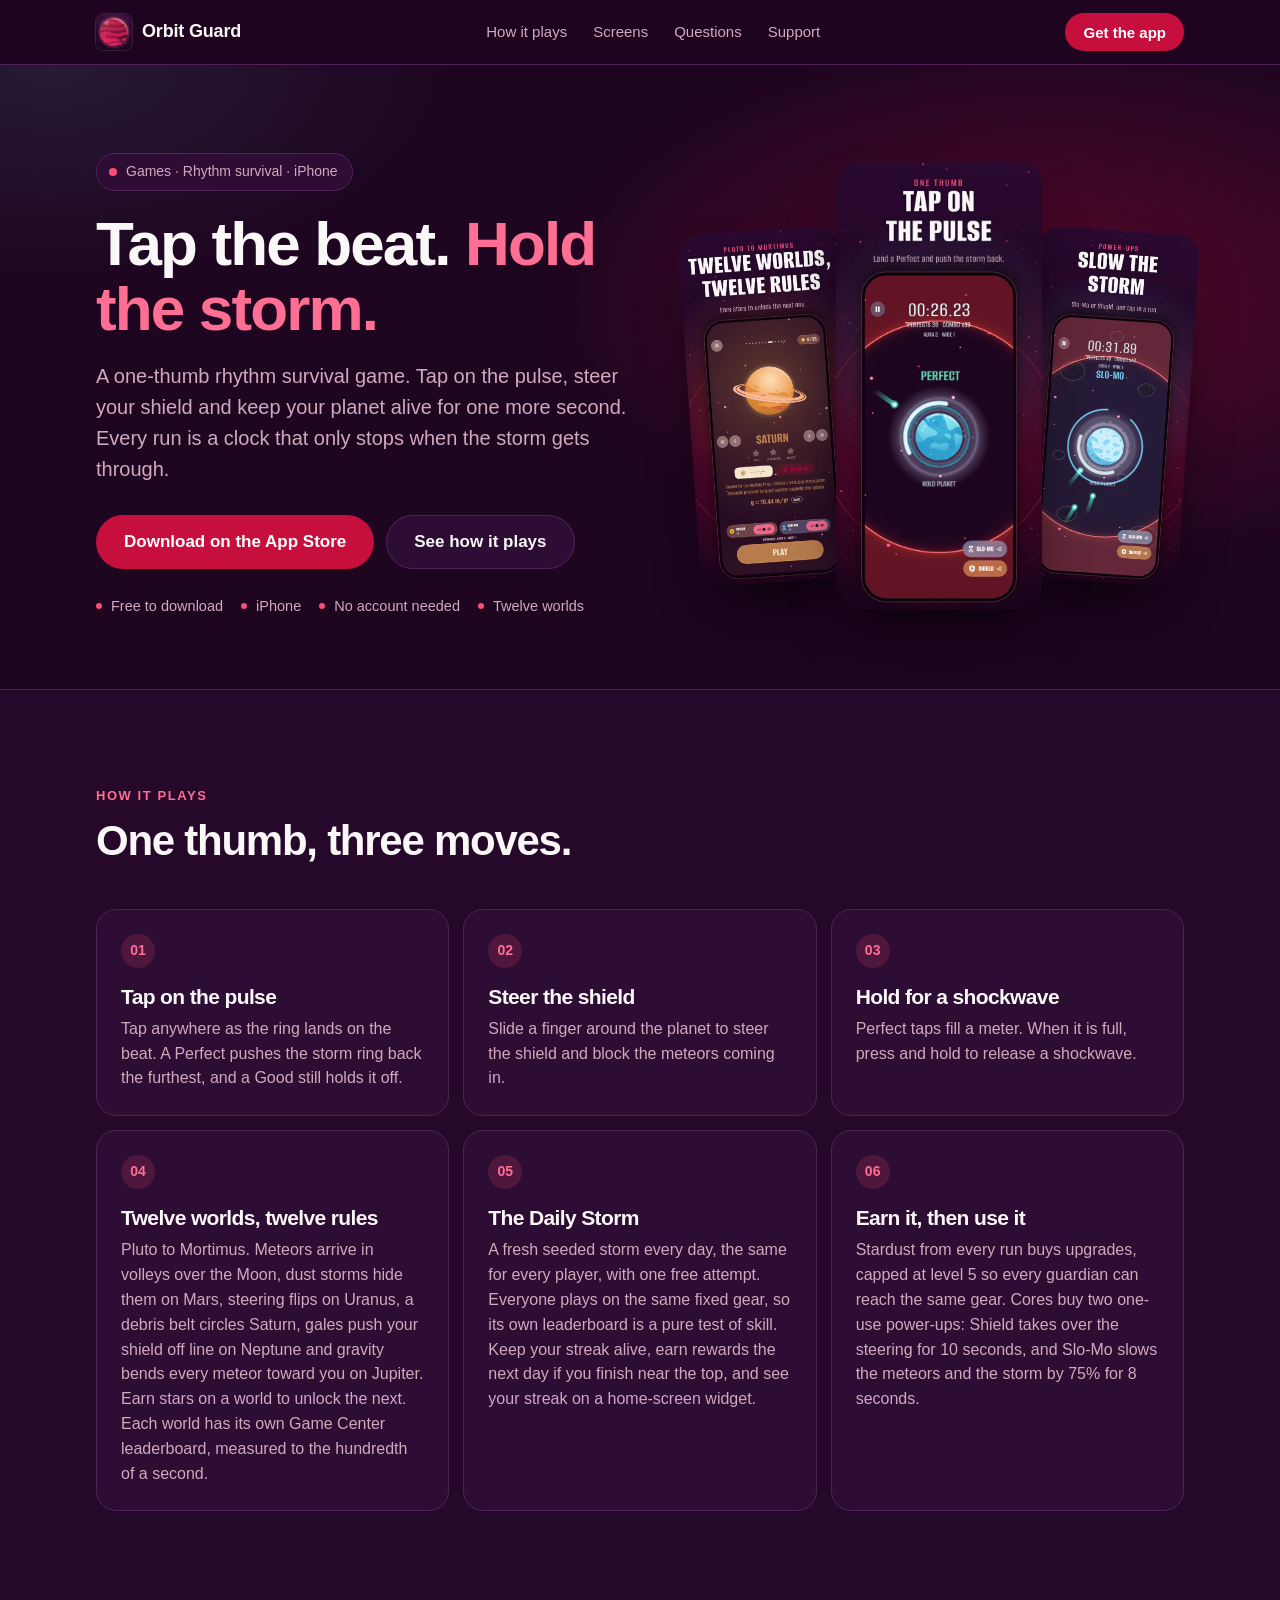
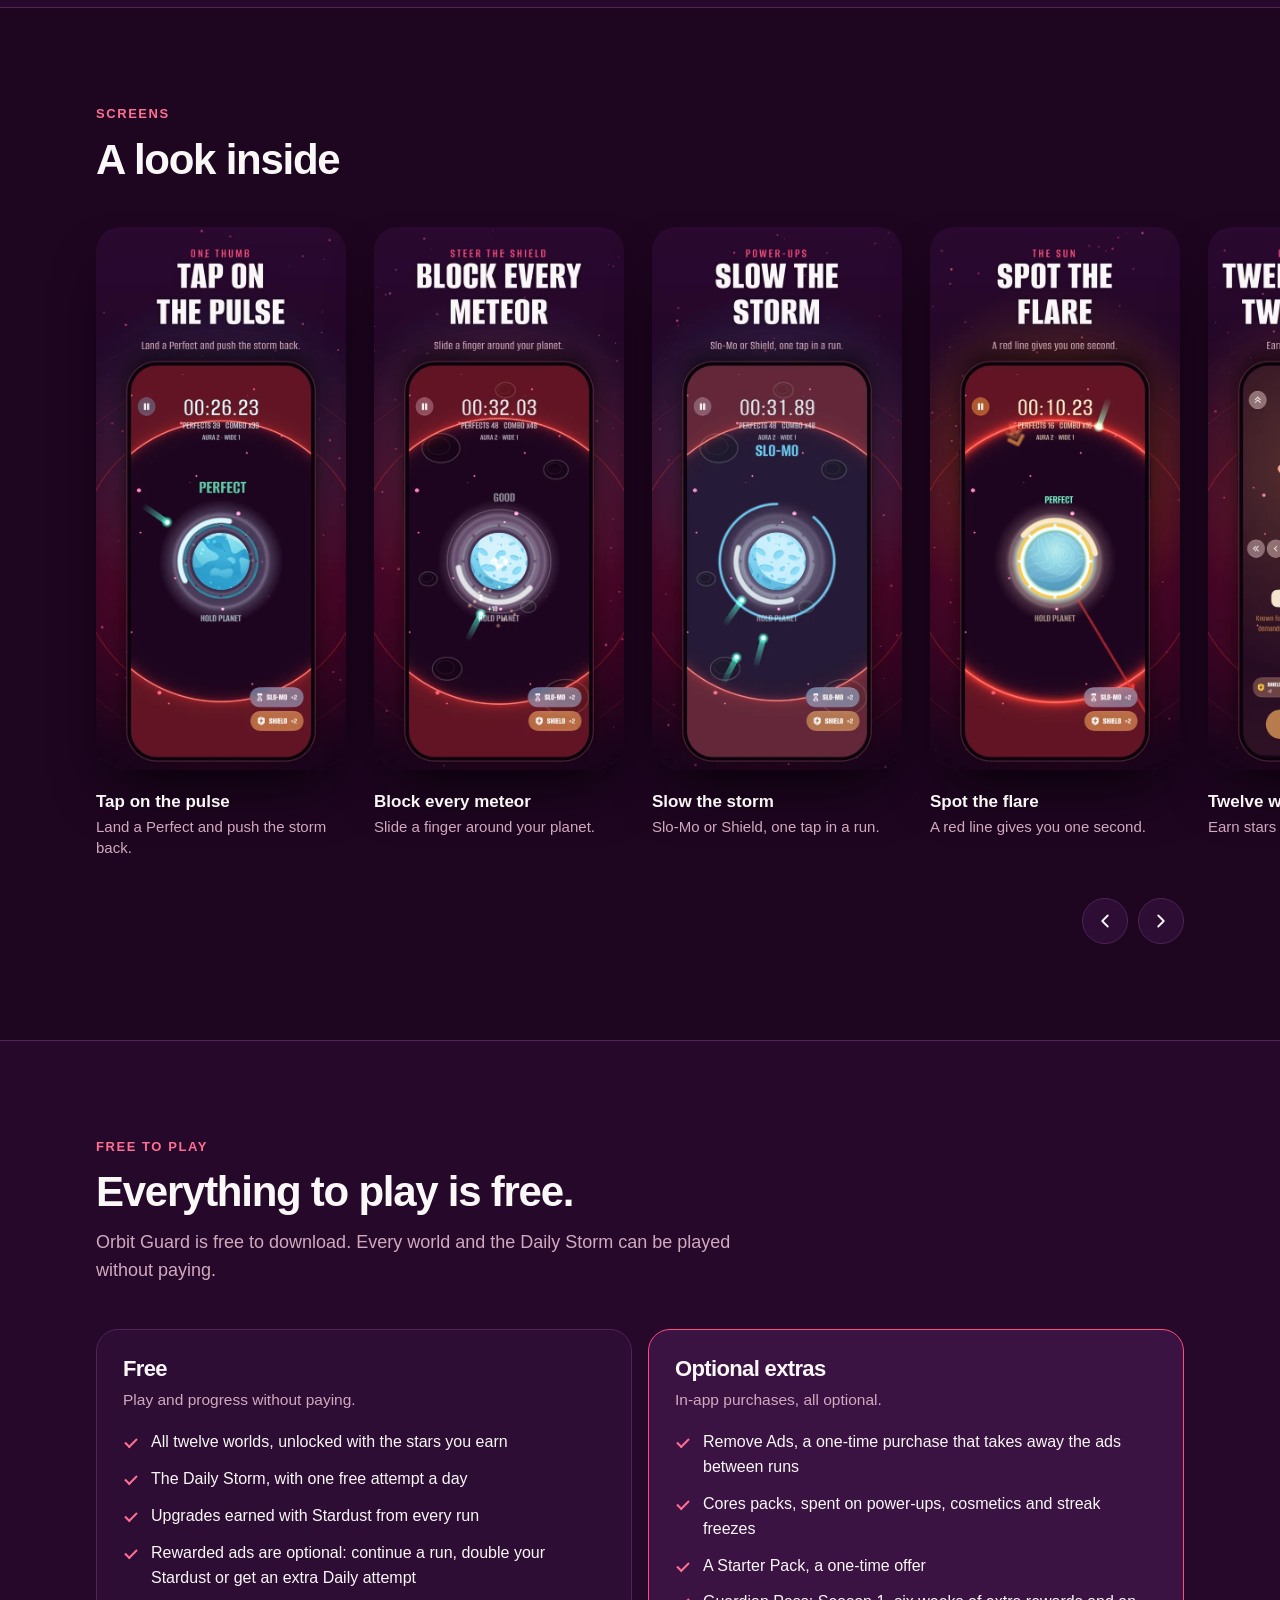
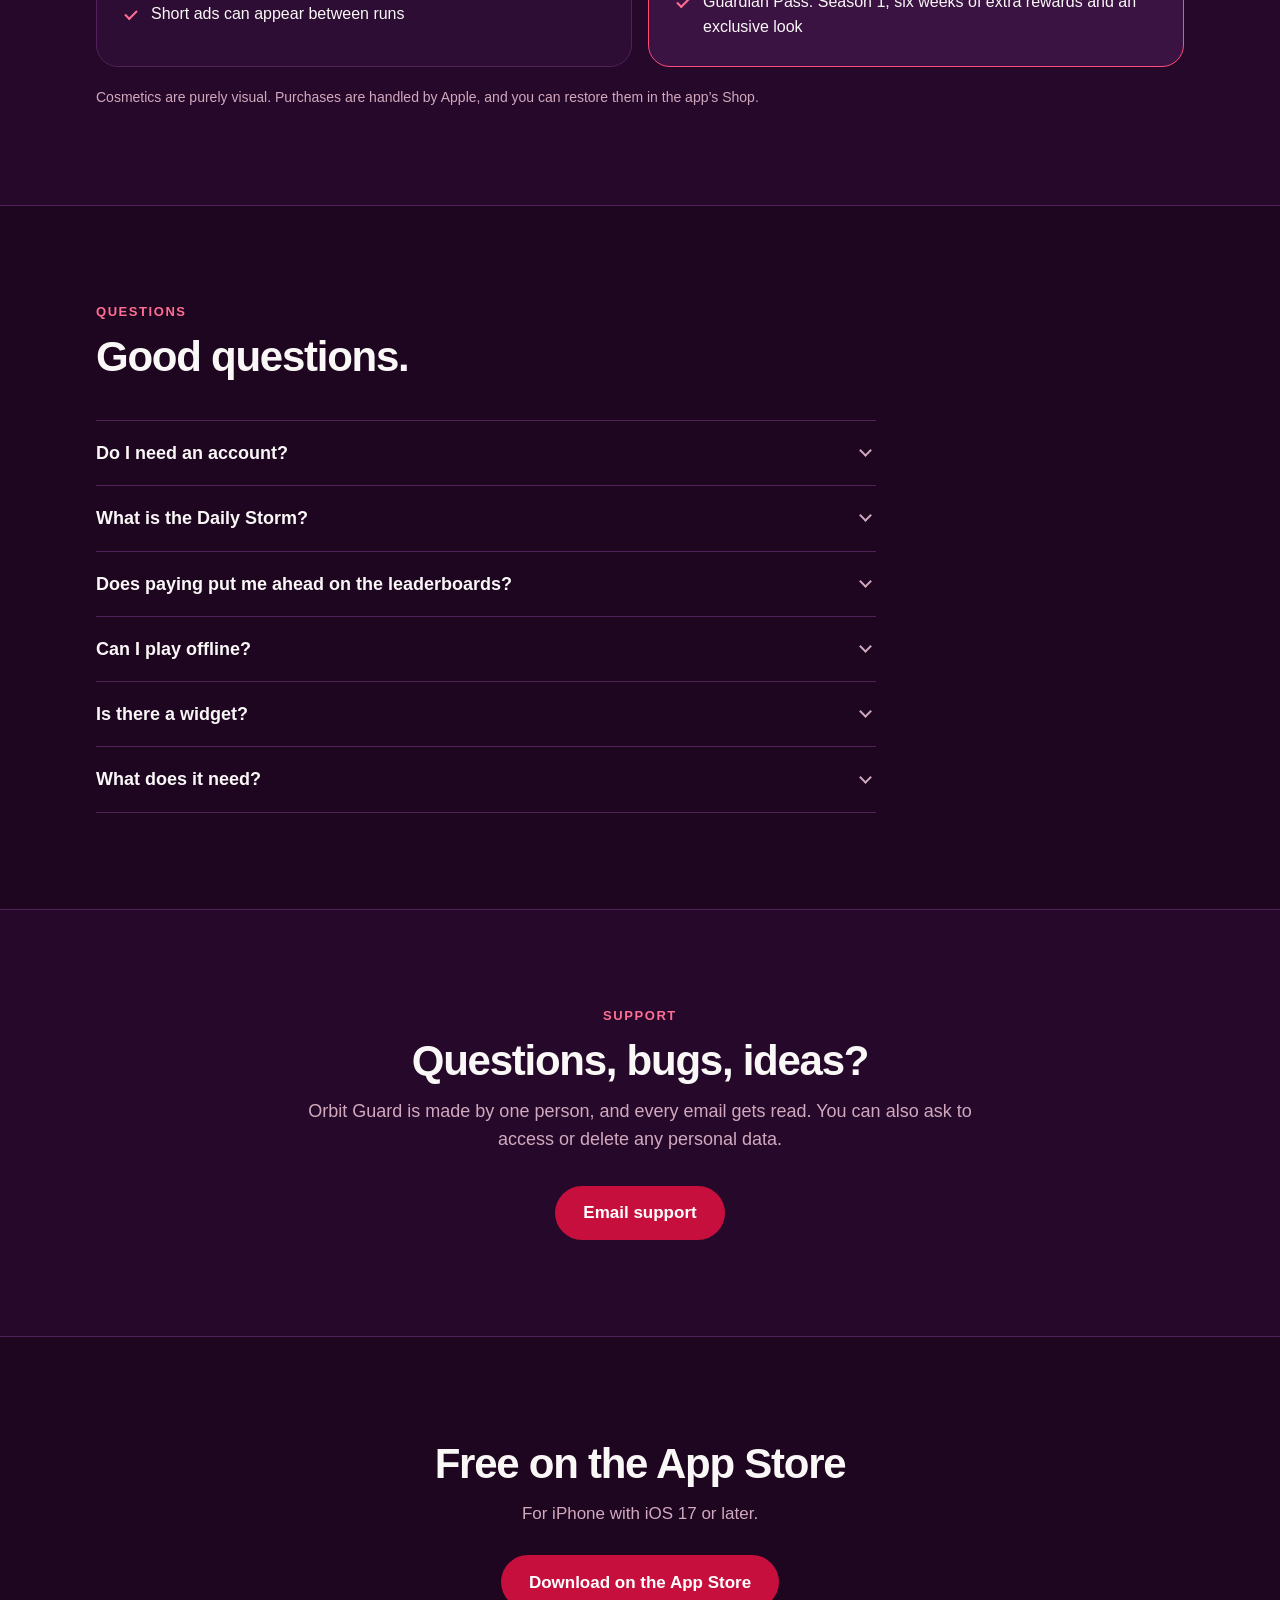
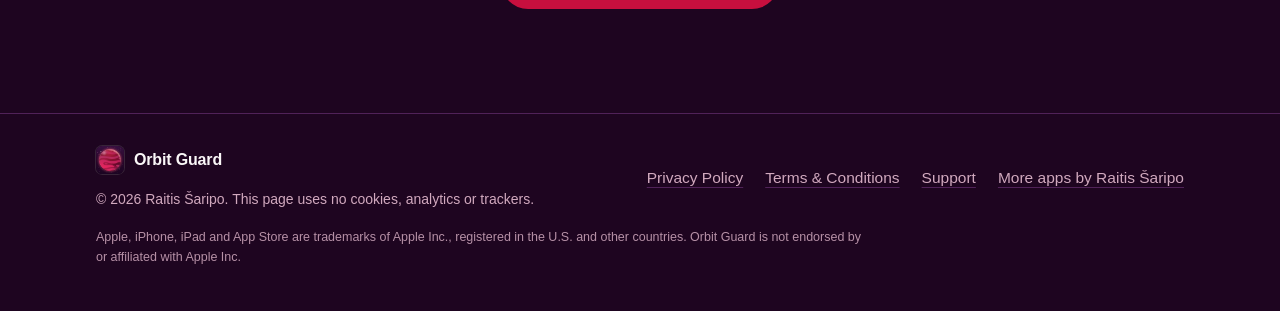
<file: index.html>
<!doctype html>
<html lang="en">
<head>
    <meta charset="utf-8" />
    <meta name="viewport" content="width=device-width, initial-scale=1, viewport-fit=cover" />
    <title>Orbit Guard: Reflex Survival for iPhone</title>
    <meta name="description" content="A one-thumb rhythm survival game. Tap on the pulse, steer your shield and outlast twelve worlds. A fresh Daily Storm every day. Free for iPhone." />
    <meta name="theme-color" content="#1E0520" />
    <meta name="color-scheme" content="dark" />
    <meta name="apple-itunes-app" content="app-id=6449152562" />
    <link rel="canonical" href="https://raichibald.github.io/orbitguard.github.io/" />

    <meta property="og:type" content="website" />
    <meta property="og:site_name" content="Orbit Guard" />
    <meta property="og:title" content="Orbit Guard: Reflex Survival for iPhone" />
    <meta property="og:description" content="Tap on the pulse, steer the shield and outlast twelve worlds. A fresh Daily Storm every day. Free for iPhone." />
    <meta property="og:url" content="https://raichibald.github.io/orbitguard.github.io/" />
    <meta property="og:image" content="https://raichibald.github.io/orbitguard.github.io/assets/og.jpg" />
    <meta property="og:image:width" content="1200" />
    <meta property="og:image:height" content="630" />
    <meta property="og:image:alt" content="Orbit Guard app icon and screenshots" />
    <meta name="twitter:card" content="summary_large_image" />

    <link rel="icon" type="image/png" href="favicon.png" />
    <link rel="apple-touch-icon" href="apple-touch-icon.png" />
    <link rel="preload" as="image" href="assets/shots/01.webp" type="image/webp" />
    <link rel="stylesheet" href="styles.css" />
    <script>
        document.documentElement.classList.add("js");
    </script>
    <script type="application/ld+json">
{
        "@context": "https://schema.org",
        "@type": "SoftwareApplication",
        "name": "Orbit Guard: Reflex Survival",
        "operatingSystem": "iOS 17.0 or later",
        "applicationCategory": "GameApplication",
        "description": "A one-thumb rhythm survival game. Tap on the pulse, steer your shield and outlast twelve worlds. A fresh Daily Storm every day. Free for iPhone.",
        "url": "https://raichibald.github.io/orbitguard.github.io/",
        "downloadUrl": "https://apps.apple.com/app/id6449152562",
        "image": "https://raichibald.github.io/orbitguard.github.io/assets/icon-192.webp",
        "offers": {
                "@type": "Offer",
                "price": "0",
                "priceCurrency": "USD"
        },
        "author": {
                "@type": "Person",
                "name": "Raitis Šaripo",
                "url": "https://raichibald.github.io/"
        }
}
    </script>
</head>
<body id="top">
    <a class="skip" href="#main">Skip to content</a>

    <header class="site-header">
        <div class="wrap bar">
            <a class="brand" href="#top" aria-label="Orbit Guard home">
                <img src="assets/icon-192.webp" width="36" height="36" alt="" />
                <span>Orbit Guard</span>
            </a>
            <nav class="nav" aria-label="Primary">
                <a href="#features">How it plays</a>
                <a href="#screens">Screens</a>
                <a href="#faq">Questions</a>
                <a href="#support">Support</a>
            </nav>
            <a class="btn btn-sm" href="https://apps.apple.com/app/id6449152562">Get the app</a>
        </div>
    </header>

    <main id="main">
        <section class="hero">
            <div class="wrap hero-grid">
                <div class="hero-copy">
                    <p class="chip"><span class="dot"></span>Games · Rhythm survival · iPhone</p>
                    <h1>Tap the beat. <span class="hl">Hold the storm.</span></h1>
                    <p class="lead">A one-thumb rhythm survival game. Tap on the pulse, steer your shield and keep your planet alive for one more second. Every run is a clock that only stops when the storm gets through.</p>
                    <div class="cta-row">
                        <a class="btn btn-lg" href="https://apps.apple.com/app/id6449152562">Download on the App Store</a>
                        <a class="btn btn-lg btn-ghost" href="#features">See how it plays</a>
                    </div>
                    <ul class="facts">
                        <li>Free to download</li>
                        <li>iPhone</li>
                        <li>No account needed</li>
                        <li>Twelve worlds</li>
                    </ul>
                </div>
                <div class="stack">
                        <img src="assets/shots/05.webp" width="560" height="1217" alt="Twelve worlds, twelve rules: Earn stars to unlock the next one." decoding="async" />
                        <img src="assets/shots/01.webp" width="560" height="1217" alt="Tap on the pulse: Land a Perfect and push the storm back." decoding="async" />
                        <img src="assets/shots/03.webp" width="560" height="1217" alt="Slow the storm: Slo-Mo or Shield, one tap in a run." decoding="async" />
                </div>
            </div>
        </section>

        <section class="section alt" id="features" aria-labelledby="features-title">
            <div class="wrap">
                <p class="eyebrow">How it plays</p>
                <h2 id="features-title">One thumb, three moves.</h2>
                <ul class="cards">
                    <li class="card"><span class="num" aria-hidden="true">01</span><h3>Tap on the pulse</h3><p>Tap anywhere as the ring lands on the beat. A Perfect pushes the storm ring back the furthest, and a Good still holds it off.</p></li>
                    <li class="card"><span class="num" aria-hidden="true">02</span><h3>Steer the shield</h3><p>Slide a finger around the planet to steer the shield and block the meteors coming in.</p></li>
                    <li class="card"><span class="num" aria-hidden="true">03</span><h3>Hold for a shockwave</h3><p>Perfect taps fill a meter. When it is full, press and hold to release a shockwave.</p></li>
                    <li class="card"><span class="num" aria-hidden="true">04</span><h3>Twelve worlds, twelve rules</h3><p>Pluto to Mortimus. Meteors arrive in volleys over the Moon, dust storms hide them on Mars, steering flips on Uranus, a debris belt circles Saturn, gales push your shield off line on Neptune and gravity bends every meteor toward you on Jupiter. Earn stars on a world to unlock the next. Each world has its own Game Center leaderboard, measured to the hundredth of a second.</p></li>
                    <li class="card"><span class="num" aria-hidden="true">05</span><h3>The Daily Storm</h3><p>A fresh seeded storm every day, the same for every player, with one free attempt. Everyone plays on the same fixed gear, so its own leaderboard is a pure test of skill. Keep your streak alive, earn rewards the next day if you finish near the top, and see your streak on a home-screen widget.</p></li>
                    <li class="card"><span class="num" aria-hidden="true">06</span><h3>Earn it, then use it</h3><p>Stardust from every run buys upgrades, capped at level 5 so every guardian can reach the same gear. Cores buy two one-use power-ups: Shield takes over the steering for 10 seconds, and Slo-Mo slows the meteors and the storm by 75% for 8 seconds.</p></li>
                </ul>
            </div>
        </section>

        <section class="section" id="screens" aria-labelledby="screens-title">
            <div class="wrap">
                <p class="eyebrow">Screens</p>
                <h2 id="screens-title">A look inside</h2>
            </div>
            <div class="gallery">
                <div class="gallery-track" tabindex="0" aria-label="Orbit Guard screenshots">
                    <figure><img src="assets/shots/01.webp" width="560" height="1217" alt="Tap on the pulse: Land a Perfect and push the storm back." loading="lazy" decoding="async" /><figcaption><strong>Tap on the pulse</strong>Land a Perfect and push the storm back.</figcaption></figure>
                    <figure><img src="assets/shots/02.webp" width="560" height="1217" alt="Block every meteor: Slide a finger around your planet." loading="lazy" decoding="async" /><figcaption><strong>Block every meteor</strong>Slide a finger around your planet.</figcaption></figure>
                    <figure><img src="assets/shots/03.webp" width="560" height="1217" alt="Slow the storm: Slo-Mo or Shield, one tap in a run." loading="lazy" decoding="async" /><figcaption><strong>Slow the storm</strong>Slo-Mo or Shield, one tap in a run.</figcaption></figure>
                    <figure><img src="assets/shots/04.webp" width="560" height="1217" alt="Spot the flare: A red line gives you one second." loading="lazy" decoding="async" /><figcaption><strong>Spot the flare</strong>A red line gives you one second.</figcaption></figure>
                    <figure><img src="assets/shots/05.webp" width="560" height="1217" alt="Twelve worlds, twelve rules: Earn stars to unlock the next one." loading="lazy" decoding="async" /><figcaption><strong>Twelve worlds, twelve rules</strong>Earn stars to unlock the next one.</figcaption></figure>
                    <figure><img src="assets/shots/06.webp" width="560" height="1217" alt="Every run, charted: Perfects, hits and shockwaves, to the hundredth." loading="lazy" decoding="async" /><figcaption><strong>Every run, charted</strong>Perfects, hits and shockwaves, to the hundredth.</figcaption></figure>
                    <figure><img src="assets/shots/07.webp" width="560" height="1217" alt="One storm, every day: Keep your streak. Style your planet." loading="lazy" decoding="async" /><figcaption><strong>One storm, every day</strong>Keep your streak. Style your planet.</figcaption></figure>
                </div>
                <div class="wrap gallery-ctrl">
                    <button class="arrow" type="button" id="g-prev" aria-label="Previous screens"><svg viewBox="0 0 24 24" aria-hidden="true"><path d="M15 6l-6 6 6 6" /></svg></button>
                    <button class="arrow" type="button" id="g-next" aria-label="Next screens"><svg viewBox="0 0 24 24" aria-hidden="true"><path d="M9 6l6 6-6 6" /></svg></button>
                </div>
            </div>
        </section>

        <section class="section alt" id="plans" aria-labelledby="plans-title">
            <div class="wrap">
                <p class="eyebrow">Free to play</p>
                <h2 id="plans-title">Everything to play is free.</h2>
                <p class="section-lead">Orbit Guard is free to download. Every world and the Daily Storm can be played without paying.</p>
                <div class="plans two">
                    <div class="plan">
                        <h3>Free</h3>
                        <p class="sub">Play and progress without paying.</p>
                        <ul class="ticks">
                            <li>All twelve worlds, unlocked with the stars you earn</li>
                            <li>The Daily Storm, with one free attempt a day</li>
                            <li>Upgrades earned with Stardust from every run</li>
                            <li>Rewarded ads are optional: continue a run, double your Stardust or get an extra Daily attempt</li>
                            <li>Short ads can appear between runs</li>
                        </ul>
                    </div>
                    <div class="plan featured">
                        <h3>Optional extras</h3>
                        <p class="sub">In-app purchases, all optional.</p>
                        <ul class="ticks">
                            <li>Remove Ads, a one-time purchase that takes away the ads between runs</li>
                            <li>Cores packs, spent on power-ups, cosmetics and streak freezes</li>
                            <li>A Starter Pack, a one-time offer</li>
                            <li>Guardian Pass: Season 1, six weeks of extra rewards and an exclusive look</li>
                        </ul>
                    </div>
                </div>
                <p class="fine">Cosmetics are purely visual. Purchases are handled by Apple, and you can restore them in the app&rsquo;s Shop.</p>
            </div>
        </section>

        <section class="section" id="faq" aria-labelledby="faq-title">
            <div class="wrap">
                <p class="eyebrow">Questions</p>
                <h2 id="faq-title">Good questions.</h2>
                <div class="faq">
                    <details><summary>Do I need an account?</summary><p>No. Your progress stays on your iPhone. Game Center is optional and only used for the leaderboards and achievements.</p></details>
                    <details><summary>What is the Daily Storm?</summary><p>One seeded storm a day, the same for every player, with one free attempt. Everyone plays on the same fixed gear, so its leaderboard is a pure test of skill. It resets at 00:00 UTC.</p></details>
                    <details><summary>Does paying put me ahead on the leaderboards?</summary><p>Upgrades are earned by playing and capped, and power-ups are optional helpers you can use once per run in world runs. Neither exists in the Daily Storm, where everyone has the same gear, and cosmetics are purely visual.</p></details>
                    <details><summary>Can I play offline?</summary><p>Yes. The game plays without a connection. Ads, purchases and Game Center need one.</p></details>
                    <details><summary>Is there a widget?</summary><p>Yes. A home-screen widget shows today&rsquo;s Daily Storm and your streak.</p></details>
                    <details><summary>What does it need?</summary><p>An iPhone with iOS 17 or later.</p></details>
                </div>
            </div>
        </section>

        <section class="section alt" id="support" aria-labelledby="support-title">
            <div class="wrap narrow center">
                <p class="eyebrow">Support</p>
                <h2 id="support-title">Questions, bugs, ideas?</h2>
                <p class="section-lead">
                    Orbit Guard is made by one person, and every email gets read. You can also ask to access or delete any
                    personal data.
                </p>
                <p class="support-cta">
                    <a class="btn btn-lg" href="#support" data-mail>Email support</a>
                </p>
            </div>
        </section>

        <section class="final">
            <div class="wrap">
                <h2>Free on the App Store</h2>
                <p>For iPhone with iOS 17 or later.</p>
                <a class="btn btn-lg" href="https://apps.apple.com/app/id6449152562">Download on the App Store</a>
            </div>
        </section>
    </main>

    <footer class="site-footer">
        <div class="wrap foot-grid">
            <div>
                <a class="brand" href="#top">
                    <img src="assets/icon-192.webp" width="28" height="28" alt="" />
                    <span>Orbit Guard</span>
                </a>
                <p class="copy">&copy; 2026 Raitis &Scaron;aripo. This page uses no cookies, analytics or trackers.</p>
            </div>
            <nav class="links" aria-label="Legal and support">
                <a href="privacy-policy.html">Privacy Policy</a>
                <a href="terms-and-conditions.html">Terms &amp; Conditions</a>
                <a href="#support">Support</a>
                <a href="https://raichibald.github.io/">More apps by Raitis &Scaron;aripo</a>
            </nav>
        </div>
        <div class="wrap">
            <p class="legal">
                Apple, iPhone, iPad and App Store are trademarks of Apple Inc., registered in the U.S. and other
                countries. Orbit Guard is not endorsed by or affiliated with Apple Inc.
            </p>
        </div>
    </footer>

    <script src="script.js" defer></script>
</body>
</html>
</file>
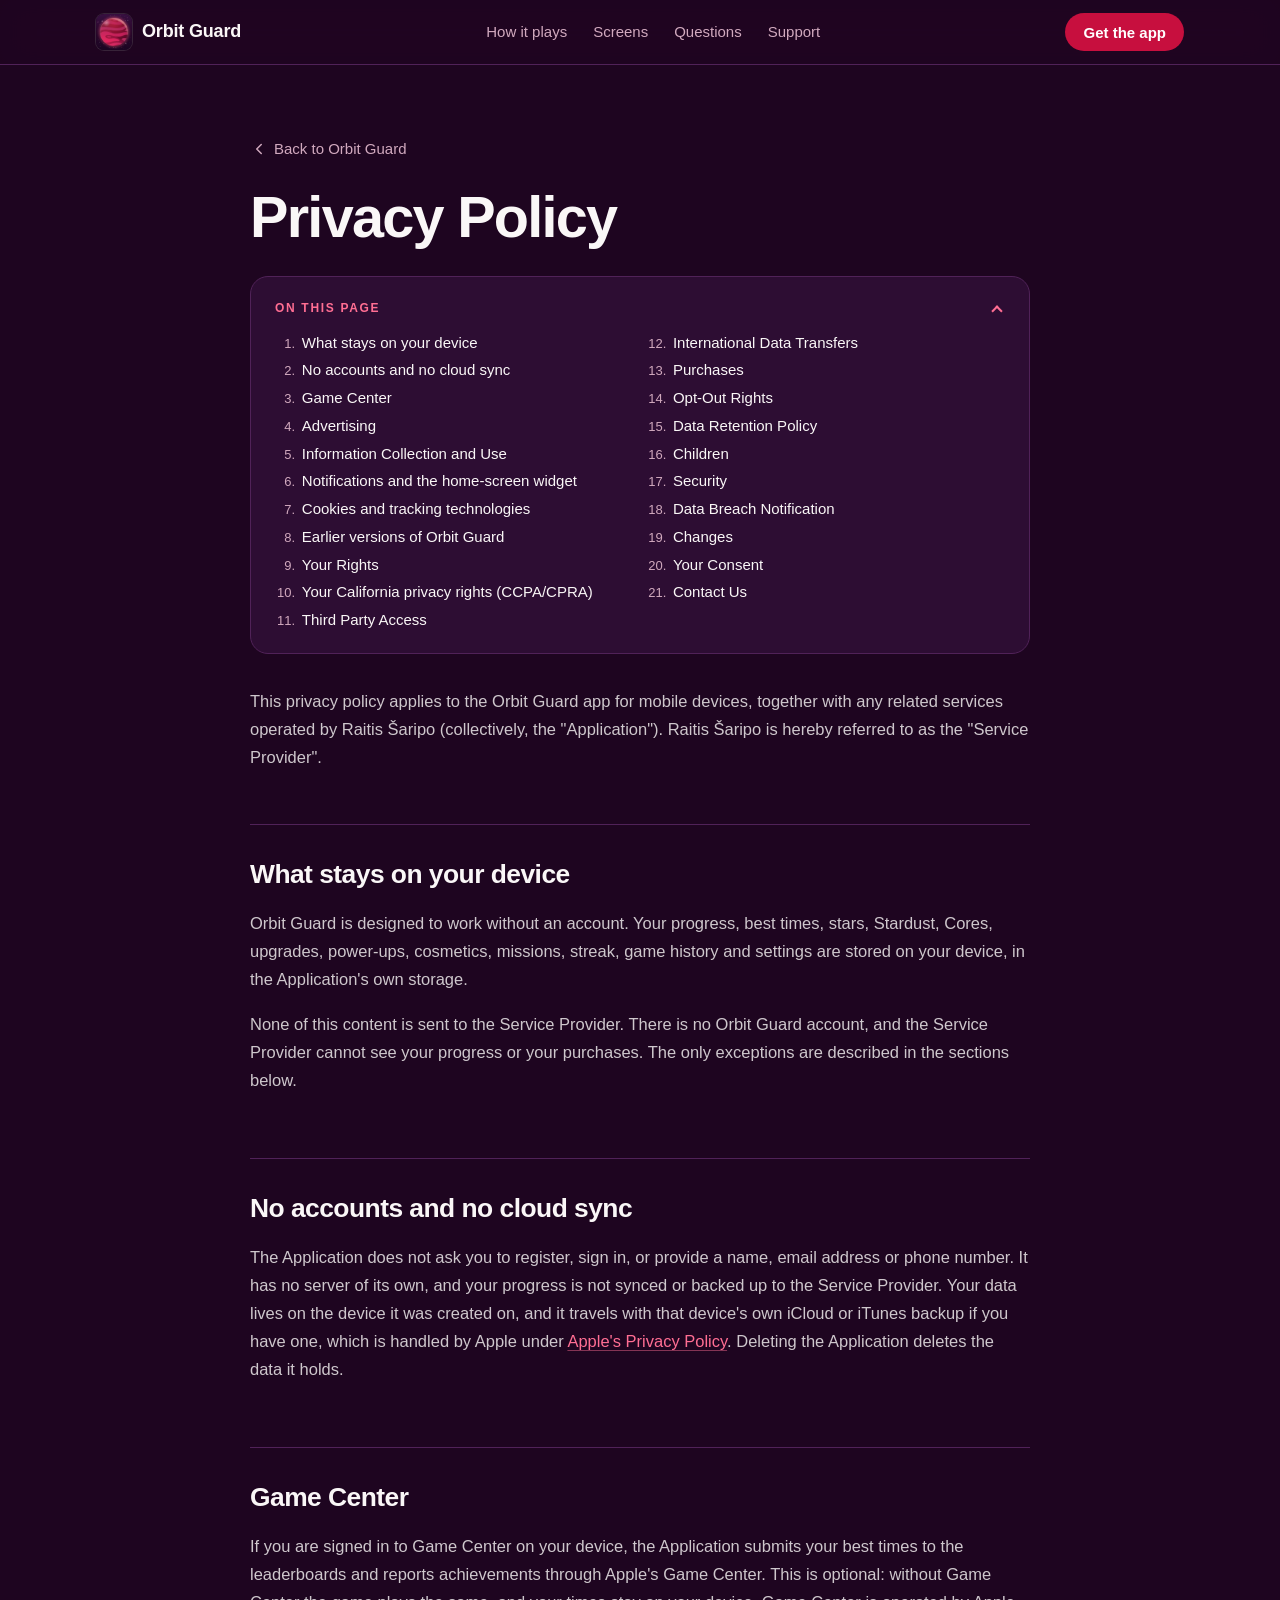
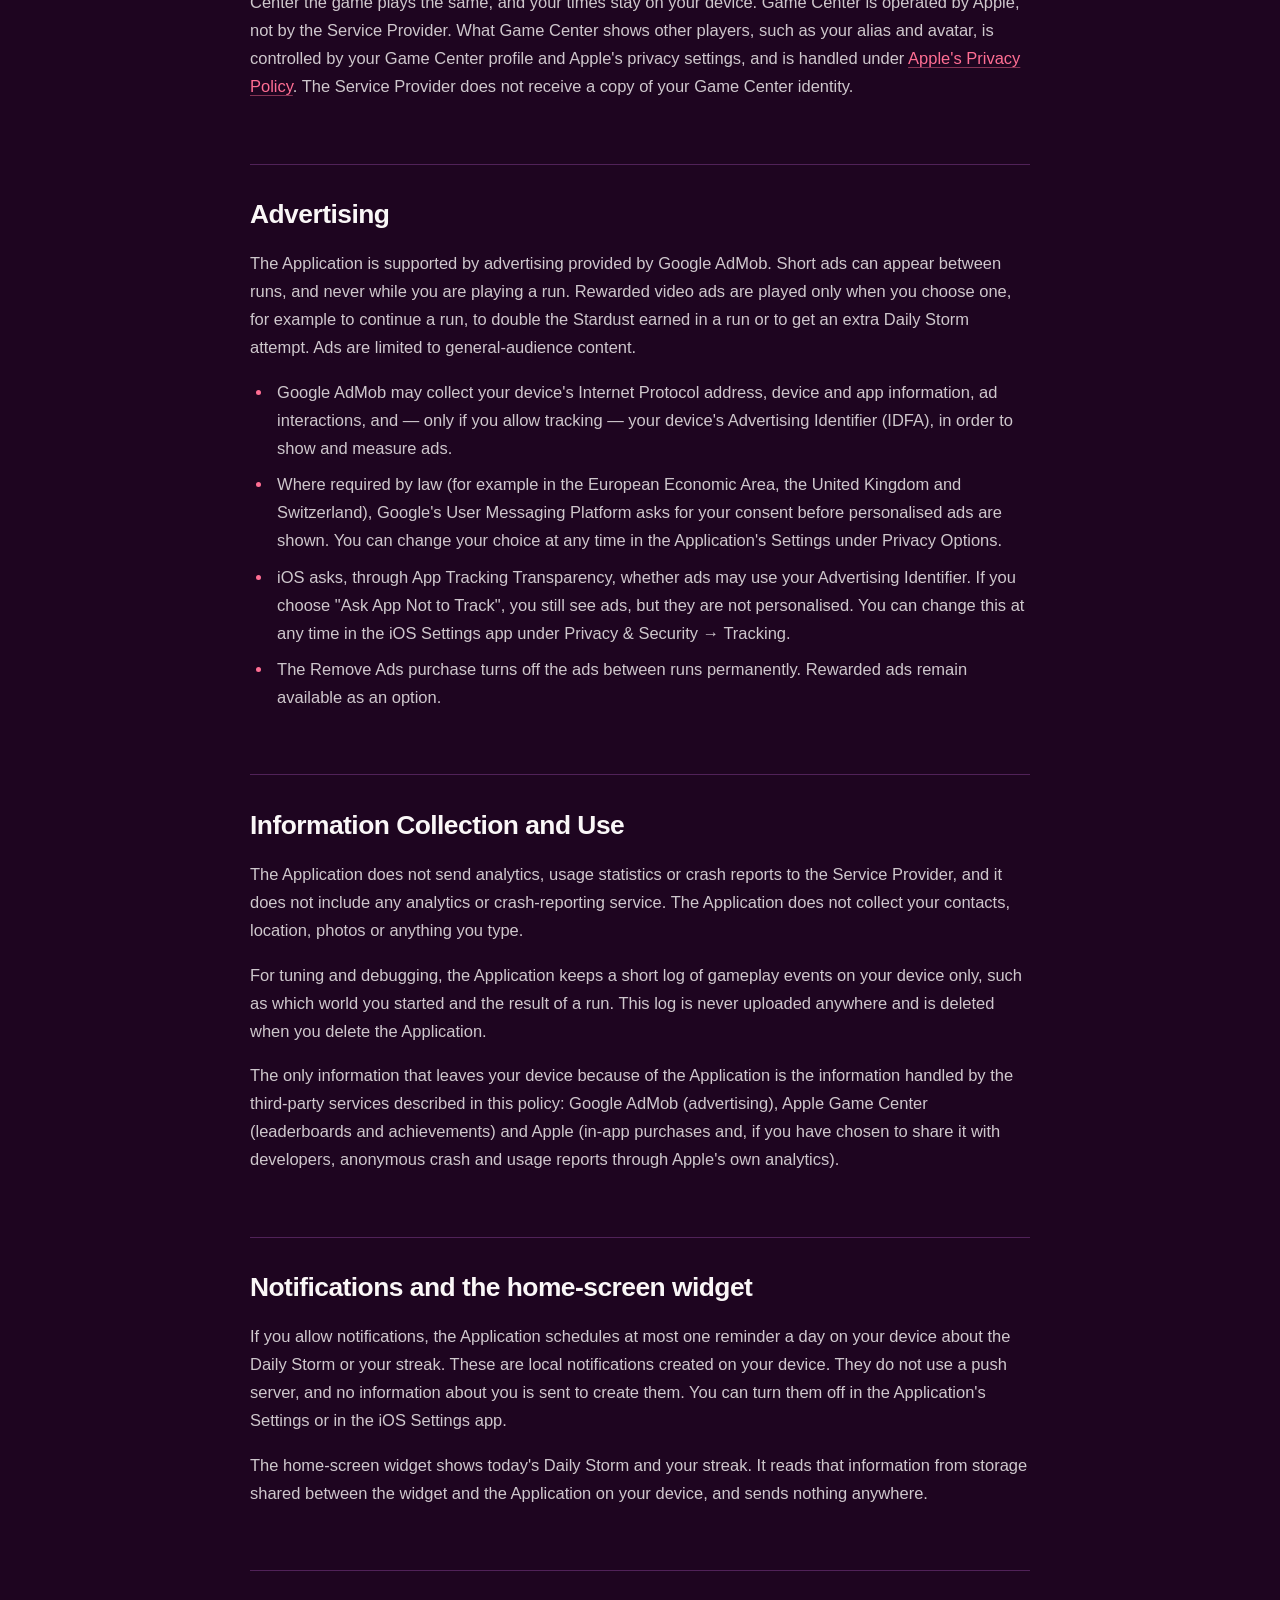
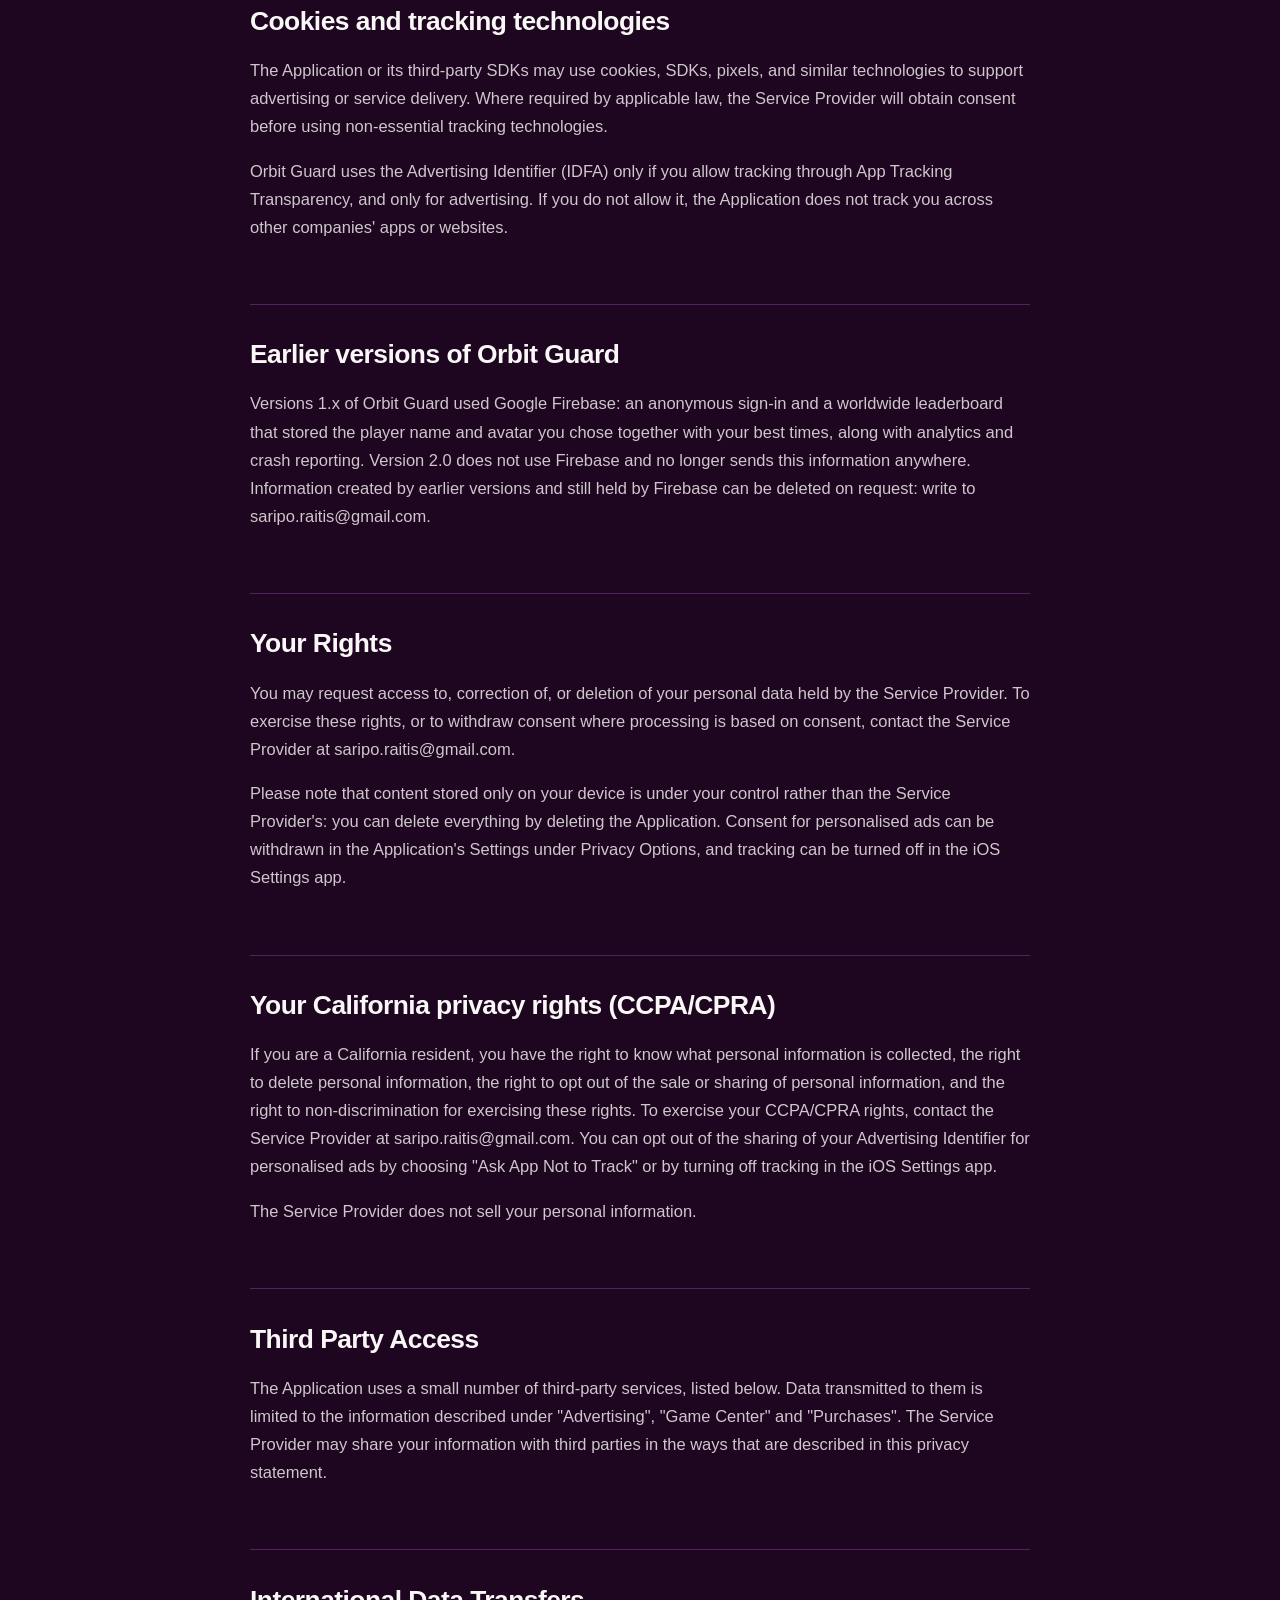
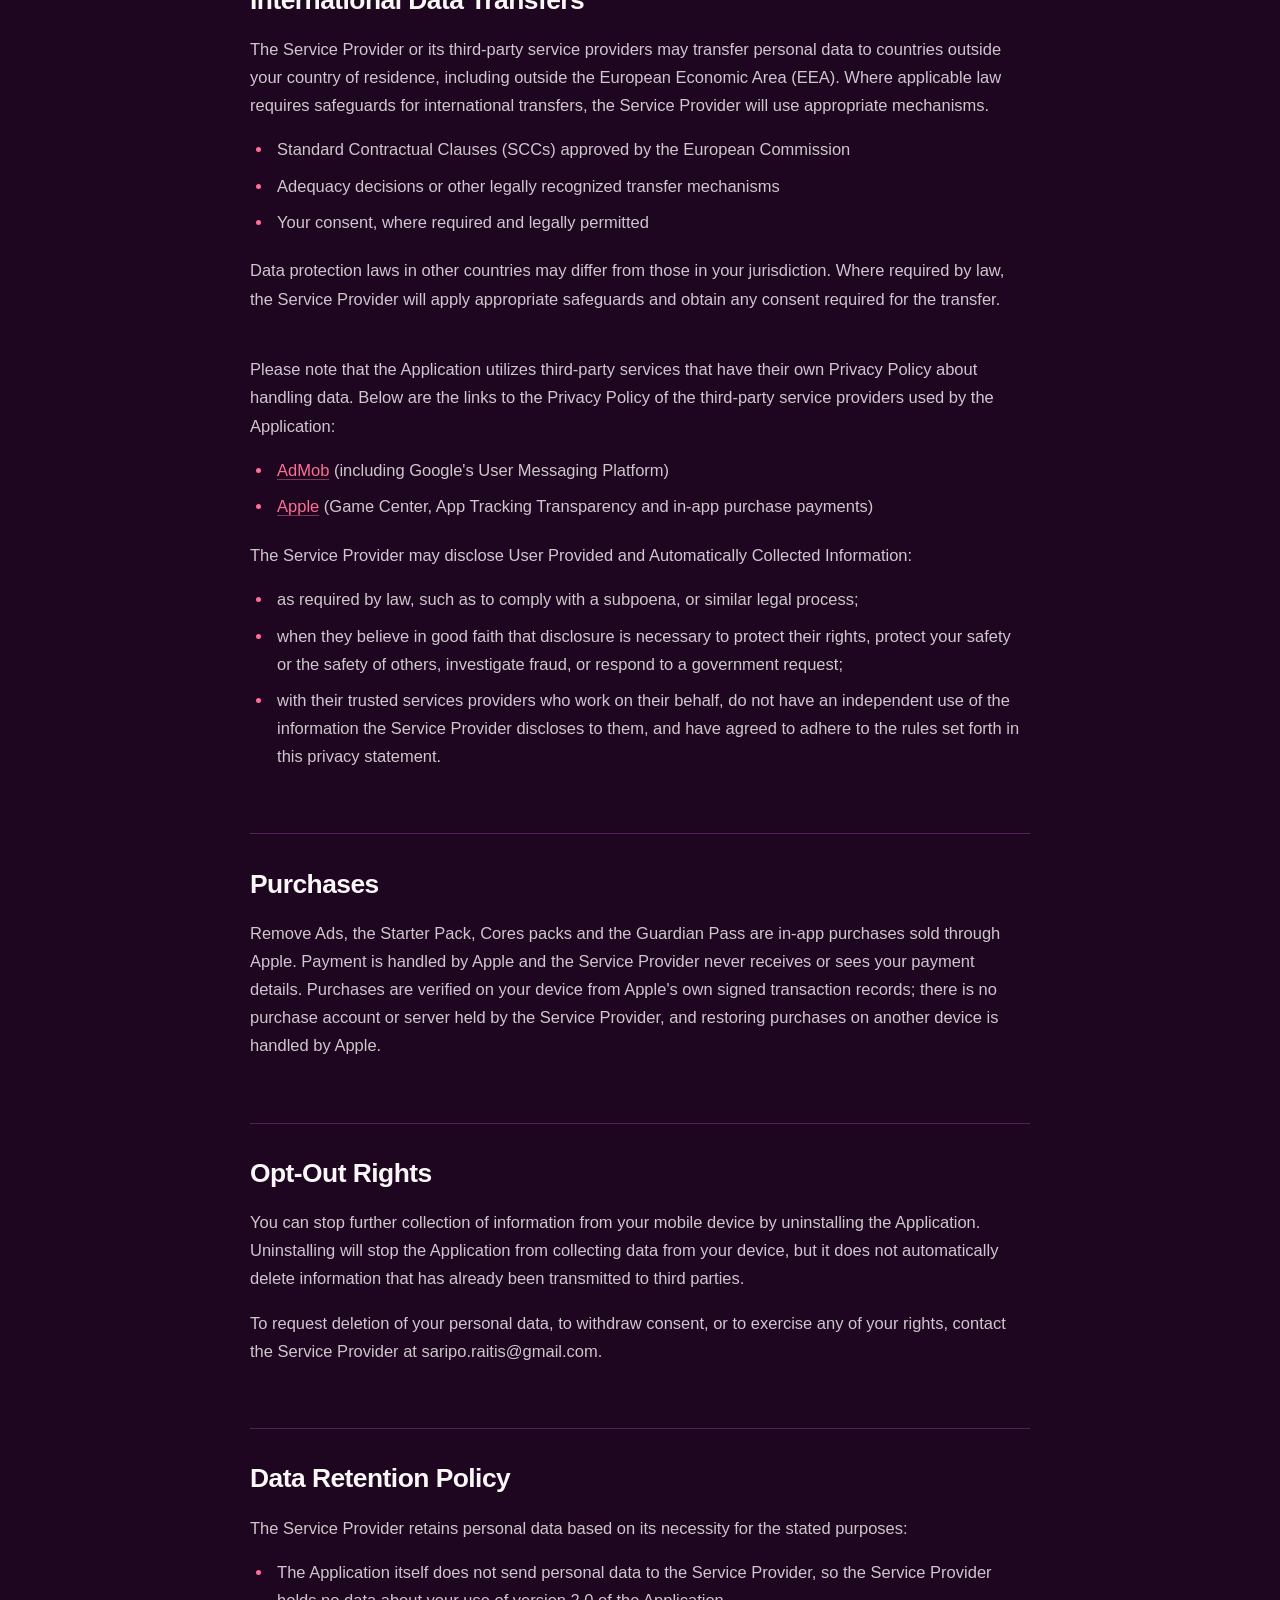
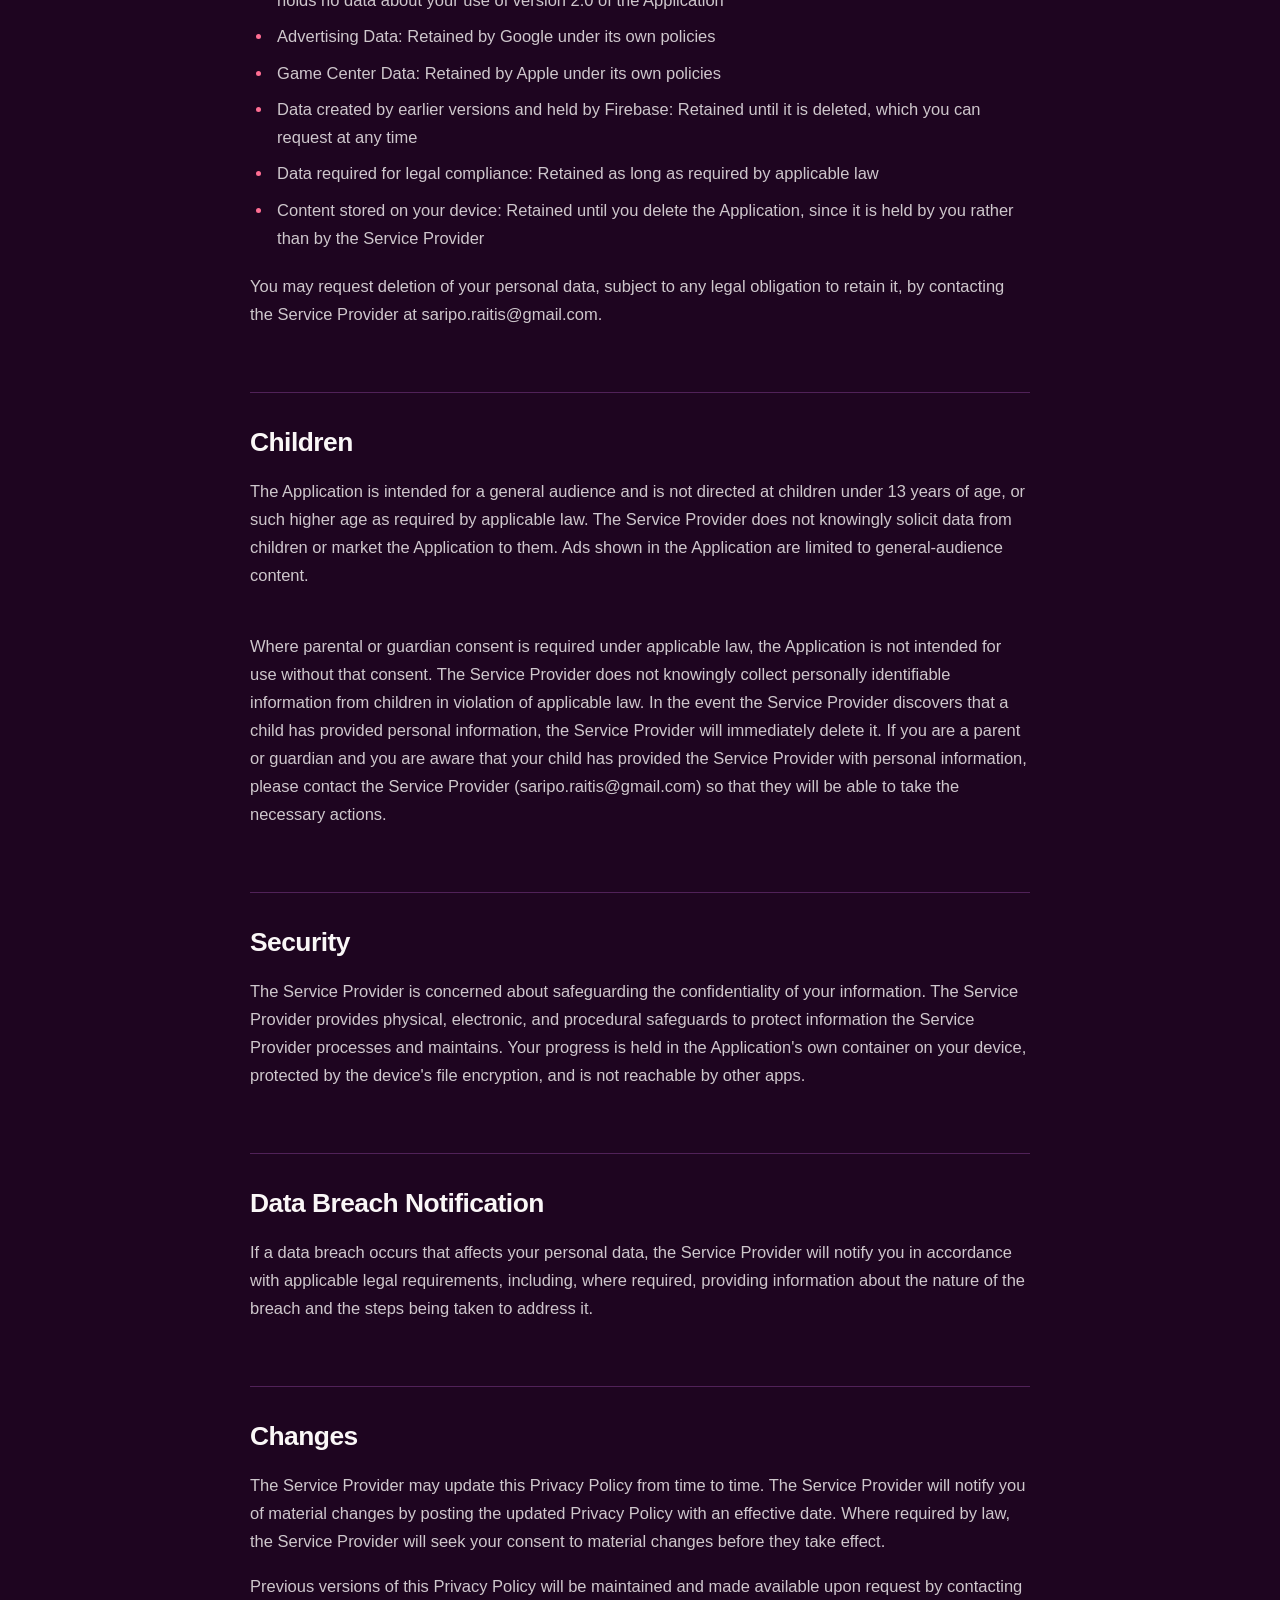
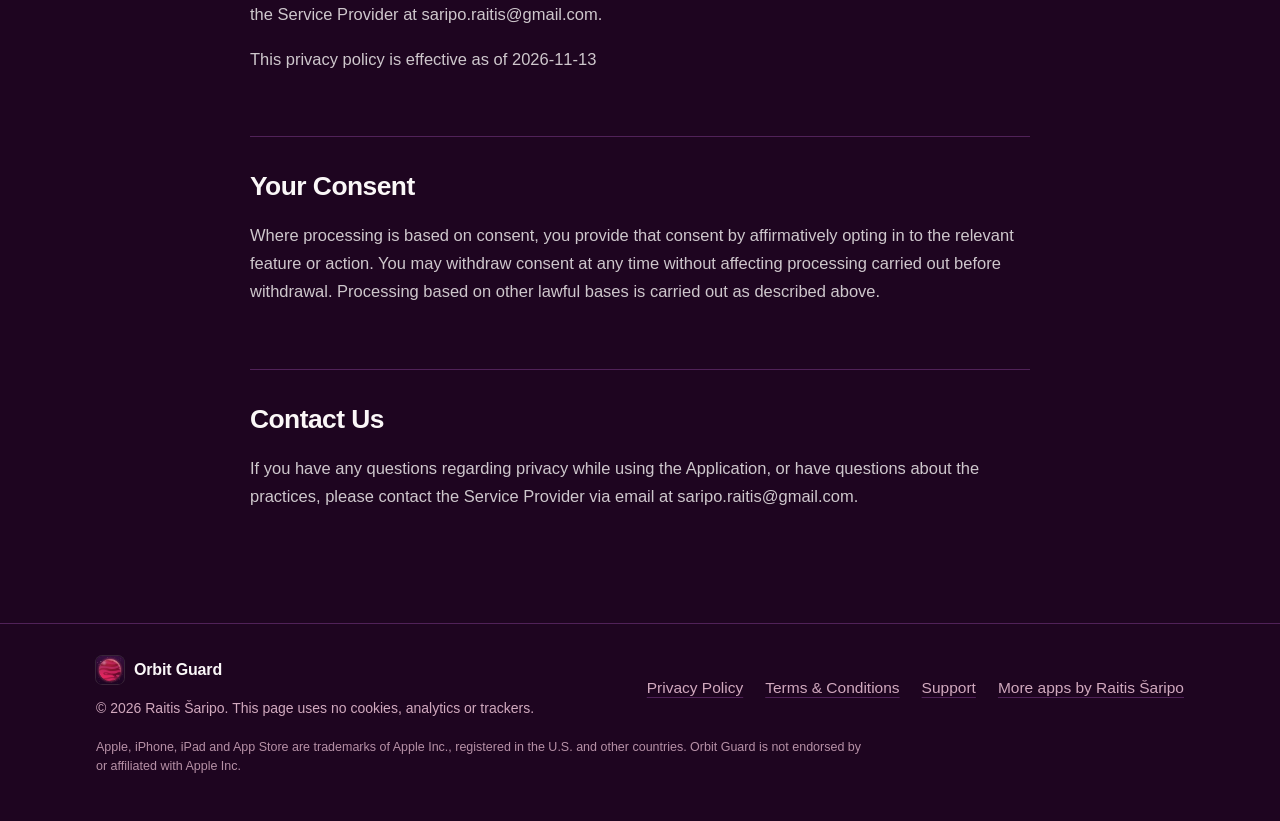
<file: privacy-policy.html>
<!doctype html>
<html lang="en">
<head>
    <meta charset="utf-8" />
    <meta name="viewport" content="width=device-width, initial-scale=1, viewport-fit=cover" />
    <title>Privacy Policy – Orbit Guard</title>
    <meta name="description" content="Privacy Policy for the Orbit Guard app: what stays on your device, what is collected, and your rights." />
    <meta name="theme-color" content="#1E0520" />
    <meta name="color-scheme" content="dark" />
    <link rel="canonical" href="https://raichibald.github.io/orbitguard.github.io/privacy-policy.html" />
    <link rel="icon" type="image/png" href="favicon.png" />
    <link rel="apple-touch-icon" href="apple-touch-icon.png" />
    <link rel="stylesheet" href="styles.css" />
    <link rel="stylesheet" href="legal.css" />
</head>
<body>
    <a class="skip" href="#main">Skip to content</a>

    <header class="site-header" id="top">
        <div class="wrap bar">
            <a class="brand" href="./" aria-label="Orbit Guard home">
                <img src="assets/icon-192.webp" width="36" height="36" alt="" />
                <span>Orbit Guard</span>
            </a>
            <nav class="nav" aria-label="Primary">
                <a href="./#features">How it plays</a>
                <a href="./#screens">Screens</a>
                <a href="./#faq">Questions</a>
                <a href="./#support">Support</a>
            </nav>
            <a class="btn btn-sm" href="https://apps.apple.com/app/id6449152562">Get the app</a>
        </div>
    </header>

    <main id="main">
        <div class="doc-wrap">
            <a class="doc-back" href="./">
                <svg viewBox="0 0 24 24" width="18" height="18" aria-hidden="true"><path d="M15 6l-6 6 6 6" /></svg>
                Back to Orbit Guard
            </a>
            <article class="doc">
        <h1>Privacy Policy</h1>
                <details class="toc" data-toc open>
                    <summary>On this page</summary>
                    <ol>
                    <li><a href="#what-stays-on-your-device">What stays on your device</a></li>
                    <li><a href="#no-accounts-and-no-cloud-sync">No accounts and no cloud sync</a></li>
                    <li><a href="#game-center">Game Center</a></li>
                    <li><a href="#advertising">Advertising</a></li>
                    <li><a href="#information-collection-and-use">Information Collection and Use</a></li>
                    <li><a href="#notifications-and-the-home-screen-widget">Notifications and the home-screen widget</a></li>
                    <li><a href="#cookies-and-tracking-technologies">Cookies and tracking technologies</a></li>
                    <li><a href="#earlier-versions-of-orbit-guard">Earlier versions of Orbit Guard</a></li>
                    <li><a href="#your-rights">Your Rights</a></li>
                    <li><a href="#your-california-privacy-rights-ccpa-cpra">Your California privacy rights (CCPA/CPRA)</a></li>
                    <li><a href="#third-party-access">Third Party Access</a></li>
                    <li><a href="#international-data-transfers">International Data Transfers</a></li>
                    <li><a href="#purchases">Purchases</a></li>
                    <li><a href="#opt-out-rights">Opt-Out Rights</a></li>
                    <li><a href="#data-retention-policy">Data Retention Policy</a></li>
                    <li><a href="#children">Children</a></li>
                    <li><a href="#security">Security</a></li>
                    <li><a href="#data-breach-notification">Data Breach Notification</a></li>
                    <li><a href="#changes">Changes</a></li>
                    <li><a href="#your-consent">Your Consent</a></li>
                    <li><a href="#contact-us">Contact Us</a></li>
                    </ol>
                </details>

        <p>
            This privacy policy applies to the Orbit Guard app for mobile devices, together with any related services
            operated by Raitis Šaripo (collectively, the "Application"). Raitis Šaripo is hereby referred to as the
            "Service Provider".
        </p>
        <br /><h2 id="what-stays-on-your-device">What stays on your device</h2>
        <p>
            Orbit Guard is designed to work without an account. Your progress, best times, stars, Stardust, Cores,
            upgrades, power-ups, cosmetics, missions, streak, game history and settings are stored on your device, in
            the Application's own storage.
        </p>
        <p>
            None of this content is sent to the Service Provider. There is no Orbit Guard account, and the Service
            Provider cannot see your progress or your purchases. The only exceptions are described in the sections
            below.
        </p>
        <br /><h2 id="no-accounts-and-no-cloud-sync">No accounts and no cloud sync</h2>
        <p>
            The Application does not ask you to register, sign in, or provide a name, email address or phone number. It
            has no server of its own, and your progress is not synced or backed up to the Service Provider. Your data
            lives on the device it was created on, and it travels with that device's own iCloud or iTunes backup if you
            have one, which is handled by Apple under
            <a href="https://www.apple.com/legal/privacy/" target="_blank" rel="noopener noreferrer"
                >Apple's Privacy Policy</a
            >. Deleting the Application deletes the data it holds.
        </p>
        <br /><h2 id="game-center">Game Center</h2>
        <p>
            If you are signed in to Game Center on your device, the Application submits your best times to the
            leaderboards and reports achievements through Apple's Game Center. This is optional: without Game Center
            the game plays the same, and your times stay on your device. Game Center is operated by Apple, not by the
            Service Provider. What Game Center shows other players, such as your alias and avatar, is controlled by your
            Game Center profile and Apple's privacy settings, and is handled under
            <a href="https://www.apple.com/legal/privacy/" target="_blank" rel="noopener noreferrer"
                >Apple's Privacy Policy</a
            >. The Service Provider does not receive a copy of your Game Center identity.
        </p>
        <br /><h2 id="advertising">Advertising</h2>
        <p>
            The Application is supported by advertising provided by Google AdMob. Short ads can appear between runs,
            and never while you are playing a run. Rewarded video ads are played only when you choose one, for example
            to continue a run, to double the Stardust earned in a run or to get an extra Daily Storm attempt. Ads are
            limited to general-audience content.
        </p>
        <ul>
            <li>
                Google AdMob may collect your device's Internet Protocol address, device and app information, ad
                interactions, and — only if you allow tracking — your device's Advertising Identifier (IDFA), in order
                to show and measure ads.
            </li>
            <li>
                Where required by law (for example in the European Economic Area, the United Kingdom and Switzerland),
                Google's User Messaging Platform asks for your consent before personalised ads are shown. You can
                change your choice at any time in the Application's Settings under Privacy Options.
            </li>
            <li>
                iOS asks, through App Tracking Transparency, whether ads may use your Advertising Identifier. If you
                choose "Ask App Not to Track", you still see ads, but they are not personalised. You can change this at
                any time in the iOS Settings app under Privacy &amp; Security → Tracking.
            </li>
            <li>
                The Remove Ads purchase turns off the ads between runs permanently. Rewarded ads remain available as an
                option.
            </li>
        </ul>
        <br /><h2 id="information-collection-and-use">Information Collection and Use</h2>
        <p>
            The Application does not send analytics, usage statistics or crash reports to the Service Provider, and it
            does not include any analytics or crash-reporting service. The Application does not collect your contacts,
            location, photos or anything you type.
        </p>
        <p>
            For tuning and debugging, the Application keeps a short log of gameplay events on your device only, such as
            which world you started and the result of a run. This log is never uploaded anywhere and is deleted when you
            delete the Application.
        </p>
        <p>
            The only information that leaves your device because of the Application is the information handled by the
            third-party services described in this policy: Google AdMob (advertising), Apple Game Center (leaderboards
            and achievements) and Apple (in-app purchases and, if you have chosen to share it with developers, anonymous
            crash and usage reports through Apple's own analytics).
        </p>
        <br /><h2 id="notifications-and-the-home-screen-widget">Notifications and the home-screen widget</h2>
        <p>
            If you allow notifications, the Application schedules at most one reminder a day on your device about the
            Daily Storm or your streak. These are local notifications created on your device. They do not use a push
            server, and no information about you is sent to create them. You can turn them off in the Application's
            Settings or in the iOS Settings app.
        </p>
        <p>
            The home-screen widget shows today's Daily Storm and your streak. It reads that information from storage
            shared between the widget and the Application on your device, and sends nothing anywhere.
        </p>
        <br /><h2 id="cookies-and-tracking-technologies">Cookies and tracking technologies</h2>
        <p>
            The Application or its third-party SDKs may use cookies, SDKs, pixels, and similar technologies to support
            advertising or service delivery. Where required by applicable law, the Service Provider will obtain consent
            before using non-essential tracking technologies.
        </p>
        <p>
            Orbit Guard uses the Advertising Identifier (IDFA) only if you allow tracking through App Tracking
            Transparency, and only for advertising. If you do not allow it, the Application does not track you across
            other companies' apps or websites.
        </p>
        <br /><h2 id="earlier-versions-of-orbit-guard">Earlier versions of Orbit Guard</h2>
        <p>
            Versions 1.x of Orbit Guard used Google Firebase: an anonymous sign-in and a worldwide leaderboard that
            stored the player name and avatar you chose together with your best times, along with analytics and crash
            reporting. Version 2.0 does not use Firebase and no longer sends this information anywhere. Information
            created by earlier versions and still held by Firebase can be deleted on request: write to
            saripo.raitis@gmail.com.
        </p>
        <br /><h2 id="your-rights">Your Rights</h2>
        <p>
            You may request access to, correction of, or deletion of your personal data held by the Service Provider.
            To exercise these rights, or to withdraw consent where processing is based on consent, contact the Service
            Provider at saripo.raitis@gmail.com.
        </p>
        <p>
            Please note that content stored only on your device is under your control rather than the Service
            Provider's: you can delete everything by deleting the Application. Consent for personalised ads can be
            withdrawn in the Application's Settings under Privacy Options, and tracking can be turned off in the iOS
            Settings app.
        </p>
        <br /><h2 id="your-california-privacy-rights-ccpa-cpra">Your California privacy rights (CCPA/CPRA)</h2>
        <p>
            If you are a California resident, you have the right to know what personal information is collected, the
            right to delete personal information, the right to opt out of the sale or sharing of personal information,
            and the right to non-discrimination for exercising these rights. To exercise your CCPA/CPRA rights, contact
            the Service Provider at saripo.raitis@gmail.com. You can opt out of the sharing of your Advertising
            Identifier for personalised ads by choosing "Ask App Not to Track" or by turning off tracking in the iOS
            Settings app.
        </p>
        <p>The Service Provider does not sell your personal information.</p>
        <br /><h2 id="third-party-access">Third Party Access</h2>
        <p>
            The Application uses a small number of third-party services, listed below. Data transmitted to them is
            limited to the information described under "Advertising", "Game Center" and "Purchases". The Service
            Provider may share your information with third parties in the ways that are described in this privacy
            statement.
        </p>
        <br /><h2 id="international-data-transfers">International Data Transfers</h2>
        <p>
            The Service Provider or its third-party service providers may transfer personal data to countries outside
            your country of residence, including outside the European Economic Area (EEA). Where applicable law
            requires safeguards for international transfers, the Service Provider will use appropriate mechanisms.
        </p>
        <ul>
            <li>Standard Contractual Clauses (SCCs) approved by the European Commission</li>
            <li>Adequacy decisions or other legally recognized transfer mechanisms</li>
            <li>Your consent, where required and legally permitted</li>
        </ul>
        <p>
            Data protection laws in other countries may differ from those in your jurisdiction. Where required by law,
            the Service Provider will apply appropriate safeguards and obtain any consent required for the transfer.
        </p>
        <div>
            <br />
            <p>
                Please note that the Application utilizes third-party services that have their own Privacy Policy about
                handling data. Below are the links to the Privacy Policy of the third-party service providers used by
                the Application:
            </p>
            <ul>
                <li>
                    <a href="https://support.google.com/admob/answer/6128543" target="_blank" rel="noopener noreferrer"
                        >AdMob</a
                    >
                    (including Google's User Messaging Platform)
                </li>
                <li>
                    <a href="https://www.apple.com/legal/privacy/" target="_blank" rel="noopener noreferrer">Apple</a>
                    (Game Center, App Tracking Transparency and in-app purchase payments)
                </li>
            </ul>
        </div>
        <br />
        <p>The Service Provider may disclose User Provided and Automatically Collected Information:</p>
        <ul>
            <li>as required by law, such as to comply with a subpoena, or similar legal process;</li>
            <li>
                when they believe in good faith that disclosure is necessary to protect their rights, protect your
                safety or the safety of others, investigate fraud, or respond to a government request;
            </li>
            <li>
                with their trusted services providers who work on their behalf, do not have an independent use of the
                information the Service Provider discloses to them, and have agreed to adhere to the rules set forth in
                this privacy statement.
            </li>
        </ul>
        <p></p>
        <br /><h2 id="purchases">Purchases</h2>
        <p>
            Remove Ads, the Starter Pack, Cores packs and the Guardian Pass are in-app purchases sold through Apple.
            Payment is handled by Apple and the Service Provider never receives or sees your payment details. Purchases
            are verified on your device from Apple's own signed transaction records; there is no purchase account or
            server held by the Service Provider, and restoring purchases on another device is handled by Apple.
        </p>
        <br /><h2 id="opt-out-rights">Opt-Out Rights</h2>
        <div>
            <p>
                You can stop further collection of information from your mobile device by uninstalling the Application.
                Uninstalling will stop the Application from collecting data from your device, but it does not
                automatically delete information that has already been transmitted to third parties.
            </p>
        </div>
        <p>
            To request deletion of your personal data, to withdraw consent, or to exercise any of your rights, contact
            the Service Provider at saripo.raitis@gmail.com.
        </p>
        <br /><h2 id="data-retention-policy">Data Retention Policy</h2>
        <p>The Service Provider retains personal data based on its necessity for the stated purposes:</p>
        <ul>
            <li>
                The Application itself does not send personal data to the Service Provider, so the Service Provider
                holds no data about your use of version 2.0 of the Application
            </li>
            <li>Advertising Data: Retained by Google under its own policies</li>
            <li>Game Center Data: Retained by Apple under its own policies</li>
            <li>
                Data created by earlier versions and held by Firebase: Retained until it is deleted, which you can
                request at any time
            </li>
            <li>Data required for legal compliance: Retained as long as required by applicable law</li>
            <li>
                Content stored on your device: Retained until you delete the Application, since it is held by you
                rather than by the Service Provider
            </li>
        </ul>
        <p>
            You may request deletion of your personal data, subject to any legal obligation to retain it, by contacting
            the Service Provider at saripo.raitis@gmail.com.
        </p>
        <br /><h2 id="children">Children</h2>
        <p>
            The Application is intended for a general audience and is not directed at children under 13 years of age,
            or such higher age as required by applicable law. The Service Provider does not knowingly solicit data from
            children or market the Application to them. Ads shown in the Application are limited to general-audience
            content.
        </p>
        <div>
            <br />
            <p>
                Where parental or guardian consent is required under applicable law, the Application is not intended
                for use without that consent. The Service Provider does not knowingly collect personally identifiable
                information from children in violation of applicable law. In the event the Service Provider discovers
                that a child has provided personal information, the Service Provider will immediately delete it. If you
                are a parent or guardian and you are aware that your child has provided the Service Provider with
                personal information, please contact the Service Provider (saripo.raitis@gmail.com) so that they will be
                able to take the necessary actions.
            </p>
        </div>
        <br /><h2 id="security">Security</h2>
        <p>
            The Service Provider is concerned about safeguarding the confidentiality of your information. The Service
            Provider provides physical, electronic, and procedural safeguards to protect information the Service
            Provider processes and maintains. Your progress is held in the Application's own container on your device,
            protected by the device's file encryption, and is not reachable by other apps.
        </p>
        <br /><h2 id="data-breach-notification">Data Breach Notification</h2>
        <p>
            If a data breach occurs that affects your personal data, the Service Provider will notify you in accordance
            with applicable legal requirements, including, where required, providing information about the nature of
            the breach and the steps being taken to address it.
        </p>
        <br /><h2 id="changes">Changes</h2>
        <p>
            The Service Provider may update this Privacy Policy from time to time. The Service Provider will notify you
            of material changes by posting the updated Privacy Policy with an effective date. Where required by law,
            the Service Provider will seek your consent to material changes before they take effect.
        </p>
        <br />
        <p>
            Previous versions of this Privacy Policy will be maintained and made available upon request by contacting
            the Service Provider at saripo.raitis@gmail.com.
        </p>
        <br />
        <p>This privacy policy is effective as of 2026-11-13</p>
        <br /><h2 id="your-consent">Your Consent</h2>
        <p>
            Where processing is based on consent, you provide that consent by affirmatively opting in to the relevant
            feature or action. You may withdraw consent at any time without affecting processing carried out before
            withdrawal. Processing based on other lawful bases is carried out as described above.
        </p>
        <br /><h2 id="contact-us">Contact Us</h2>
        <p>
            If you have any questions regarding privacy while using the Application, or have questions about the
            practices, please contact the Service Provider via email at saripo.raitis@gmail.com.
        </p>
    
            </article>
        </div>
    </main>

    <footer class="site-footer">
        <div class="wrap foot-grid">
            <div>
                <a class="brand" href="./">
                    <img src="assets/icon-192.webp" width="28" height="28" alt="" />
                    <span>Orbit Guard</span>
                </a>
                <p class="copy">&copy; 2026 Raitis &Scaron;aripo. This page uses no cookies, analytics or trackers.</p>
            </div>
            <nav class="links" aria-label="Legal and support">
                <a href="privacy-policy.html">Privacy Policy</a>
                <a href="terms-and-conditions.html">Terms &amp; Conditions</a>
                <a href="./#support">Support</a>
                <a href="https://raichibald.github.io/">More apps by Raitis &Scaron;aripo</a>
            </nav>
        </div>
        <div class="wrap">
            <p class="legal">
                Apple, iPhone, iPad and App Store are trademarks of Apple Inc., registered in the U.S. and other
                countries. Orbit Guard is not endorsed by or affiliated with Apple Inc.
            </p>
        </div>
    </footer>

    <script src="script.js" defer></script>
</body>
</html>
</file>
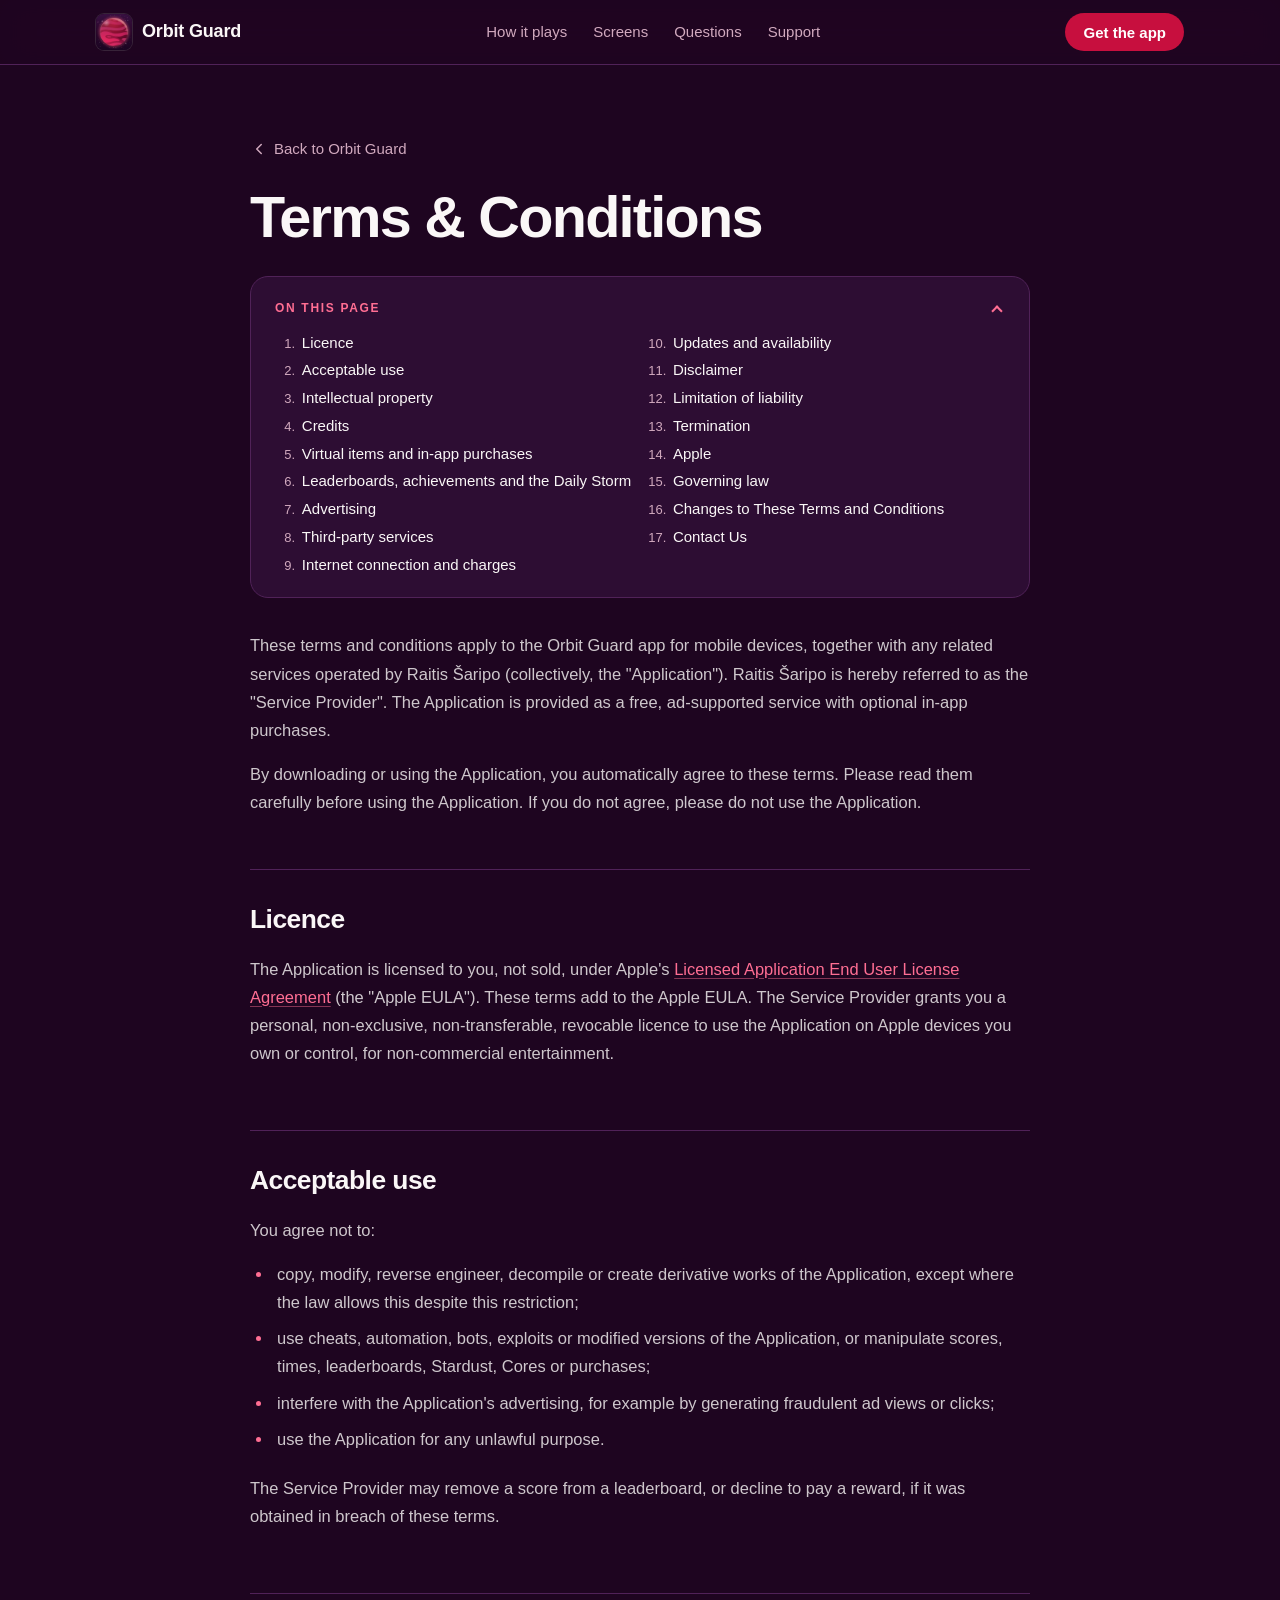
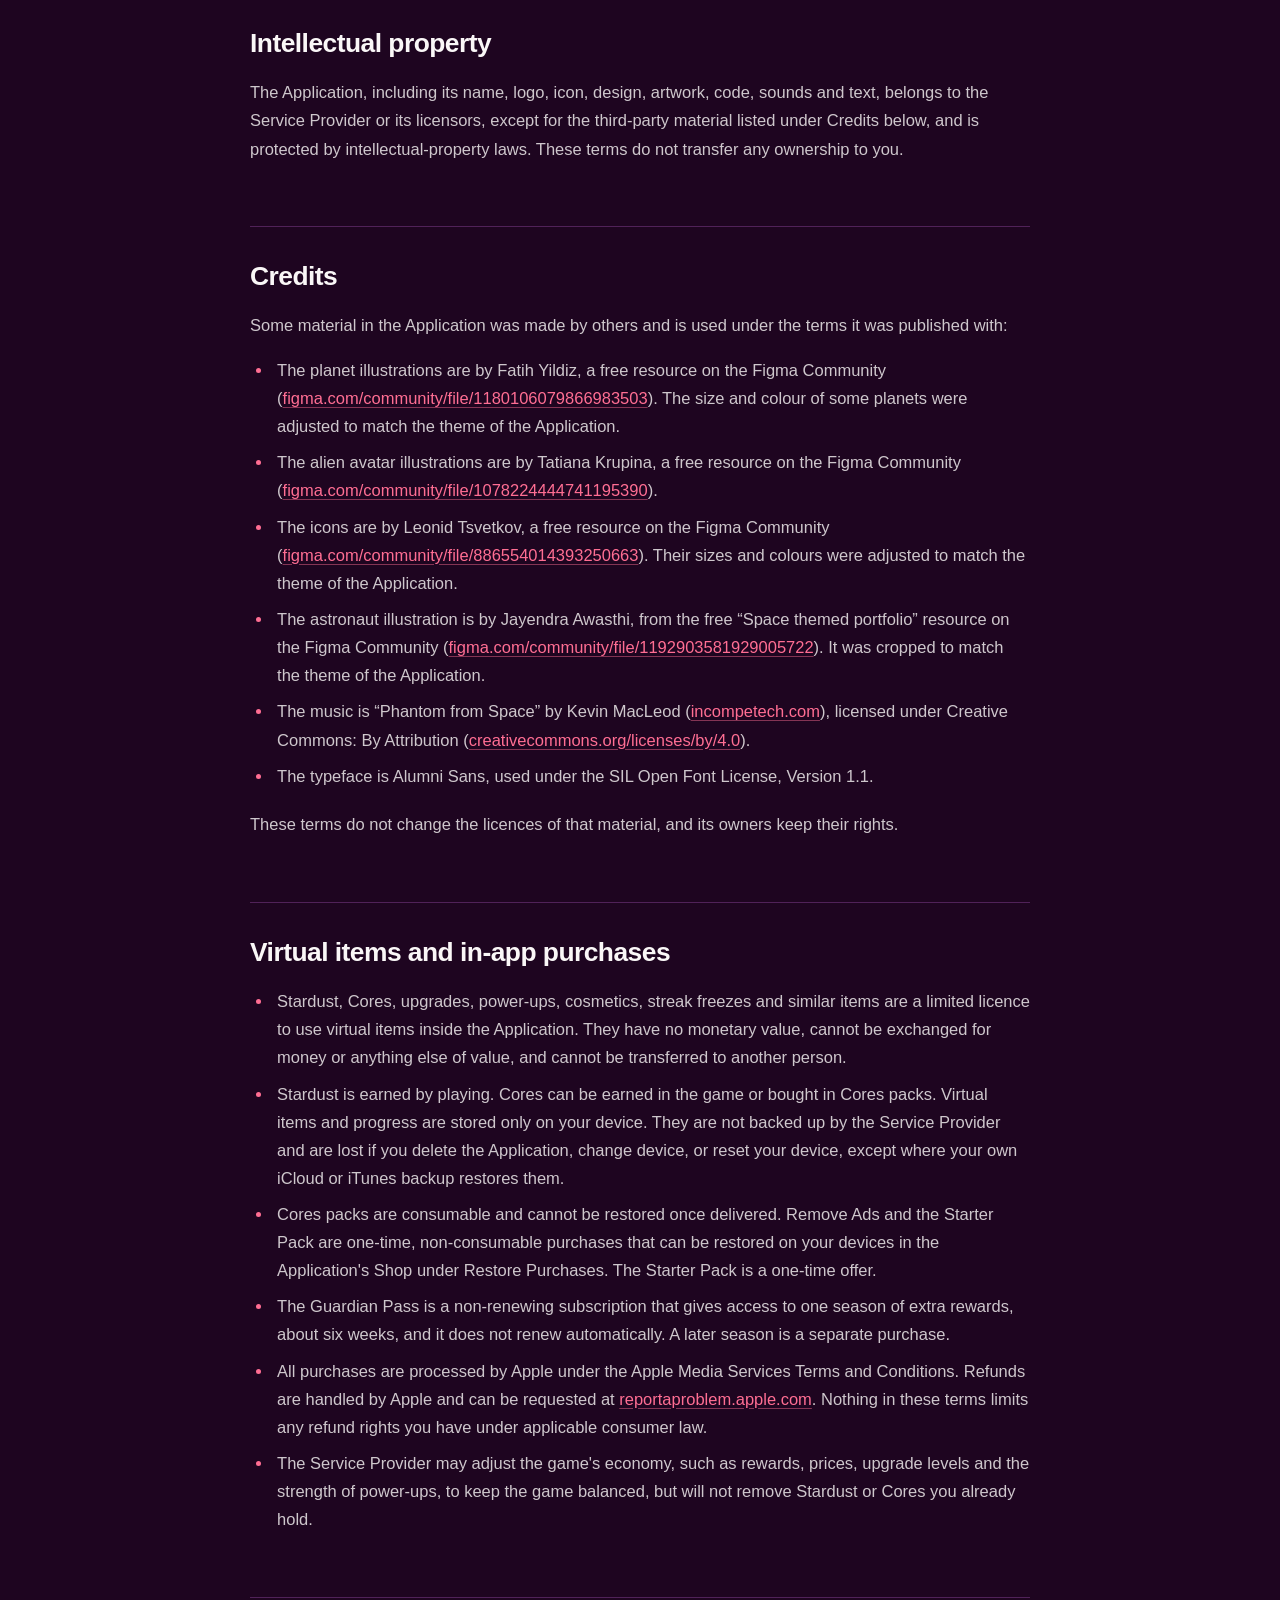
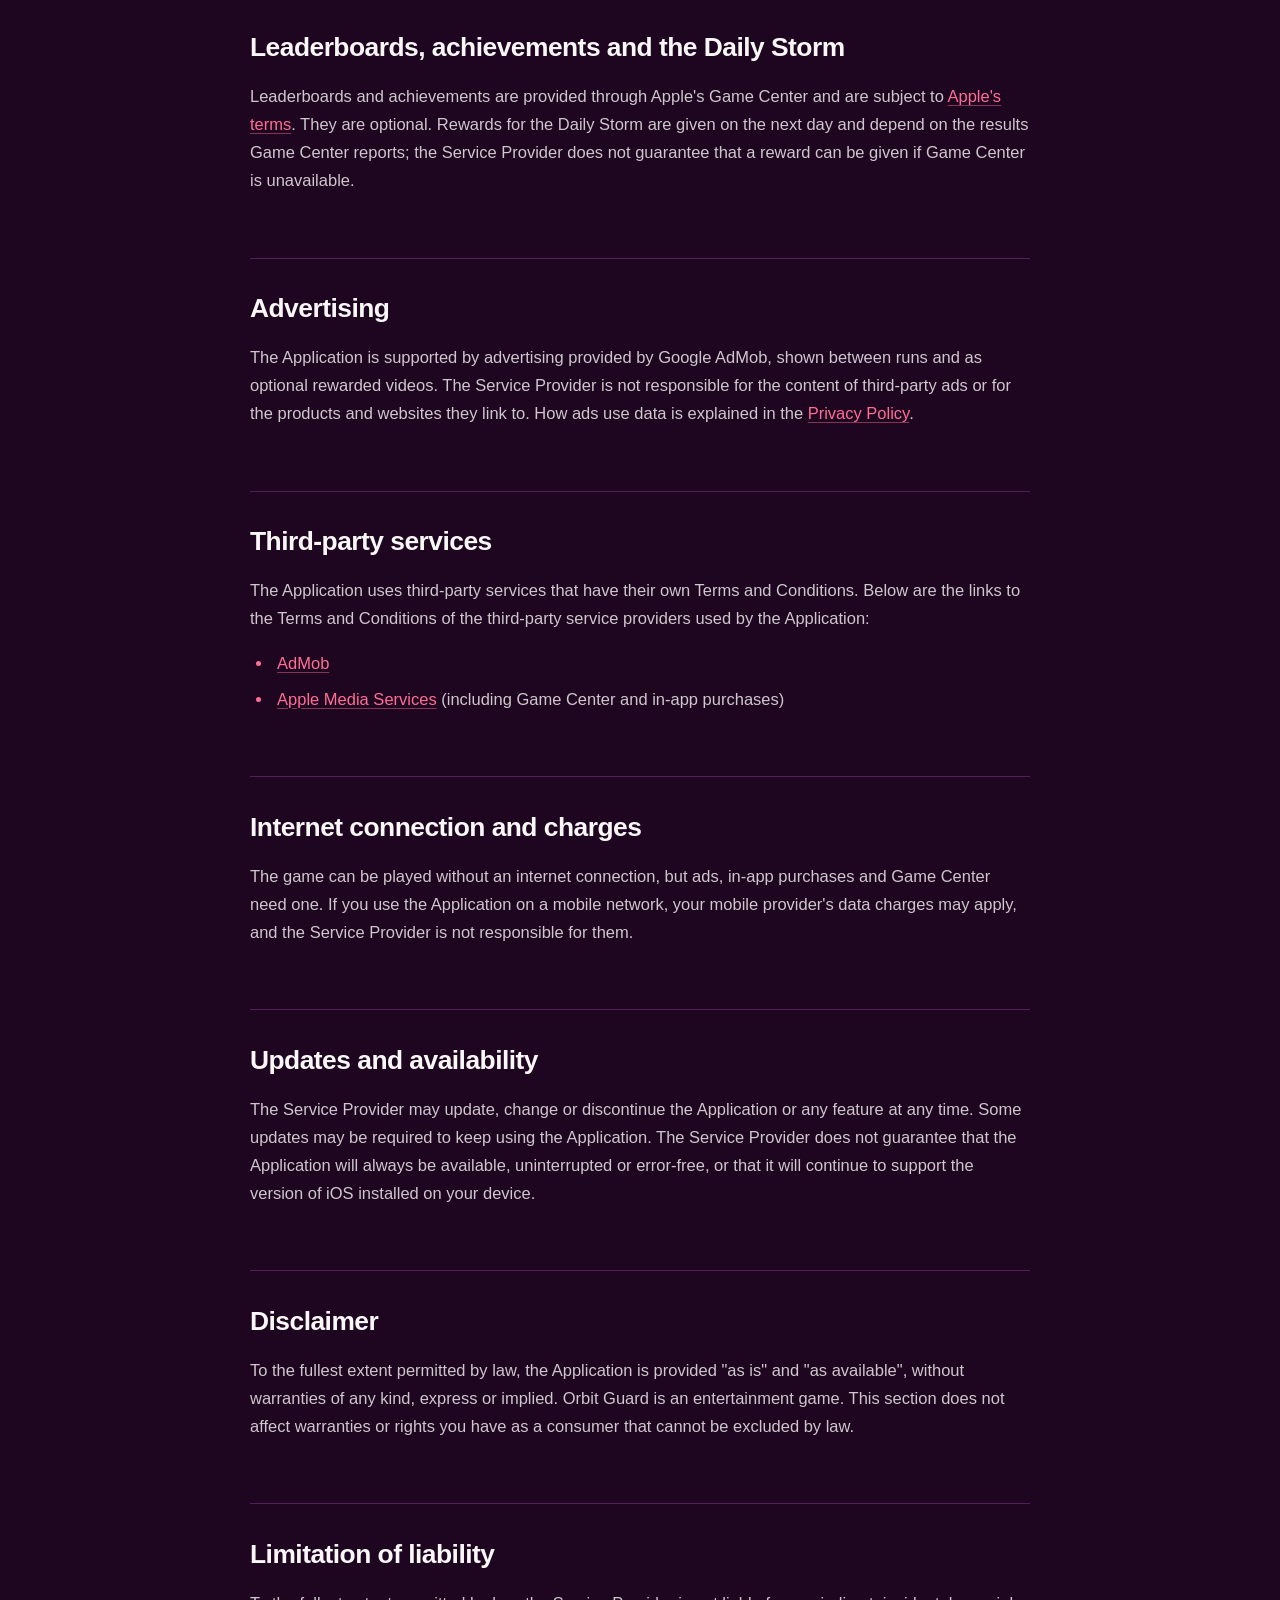
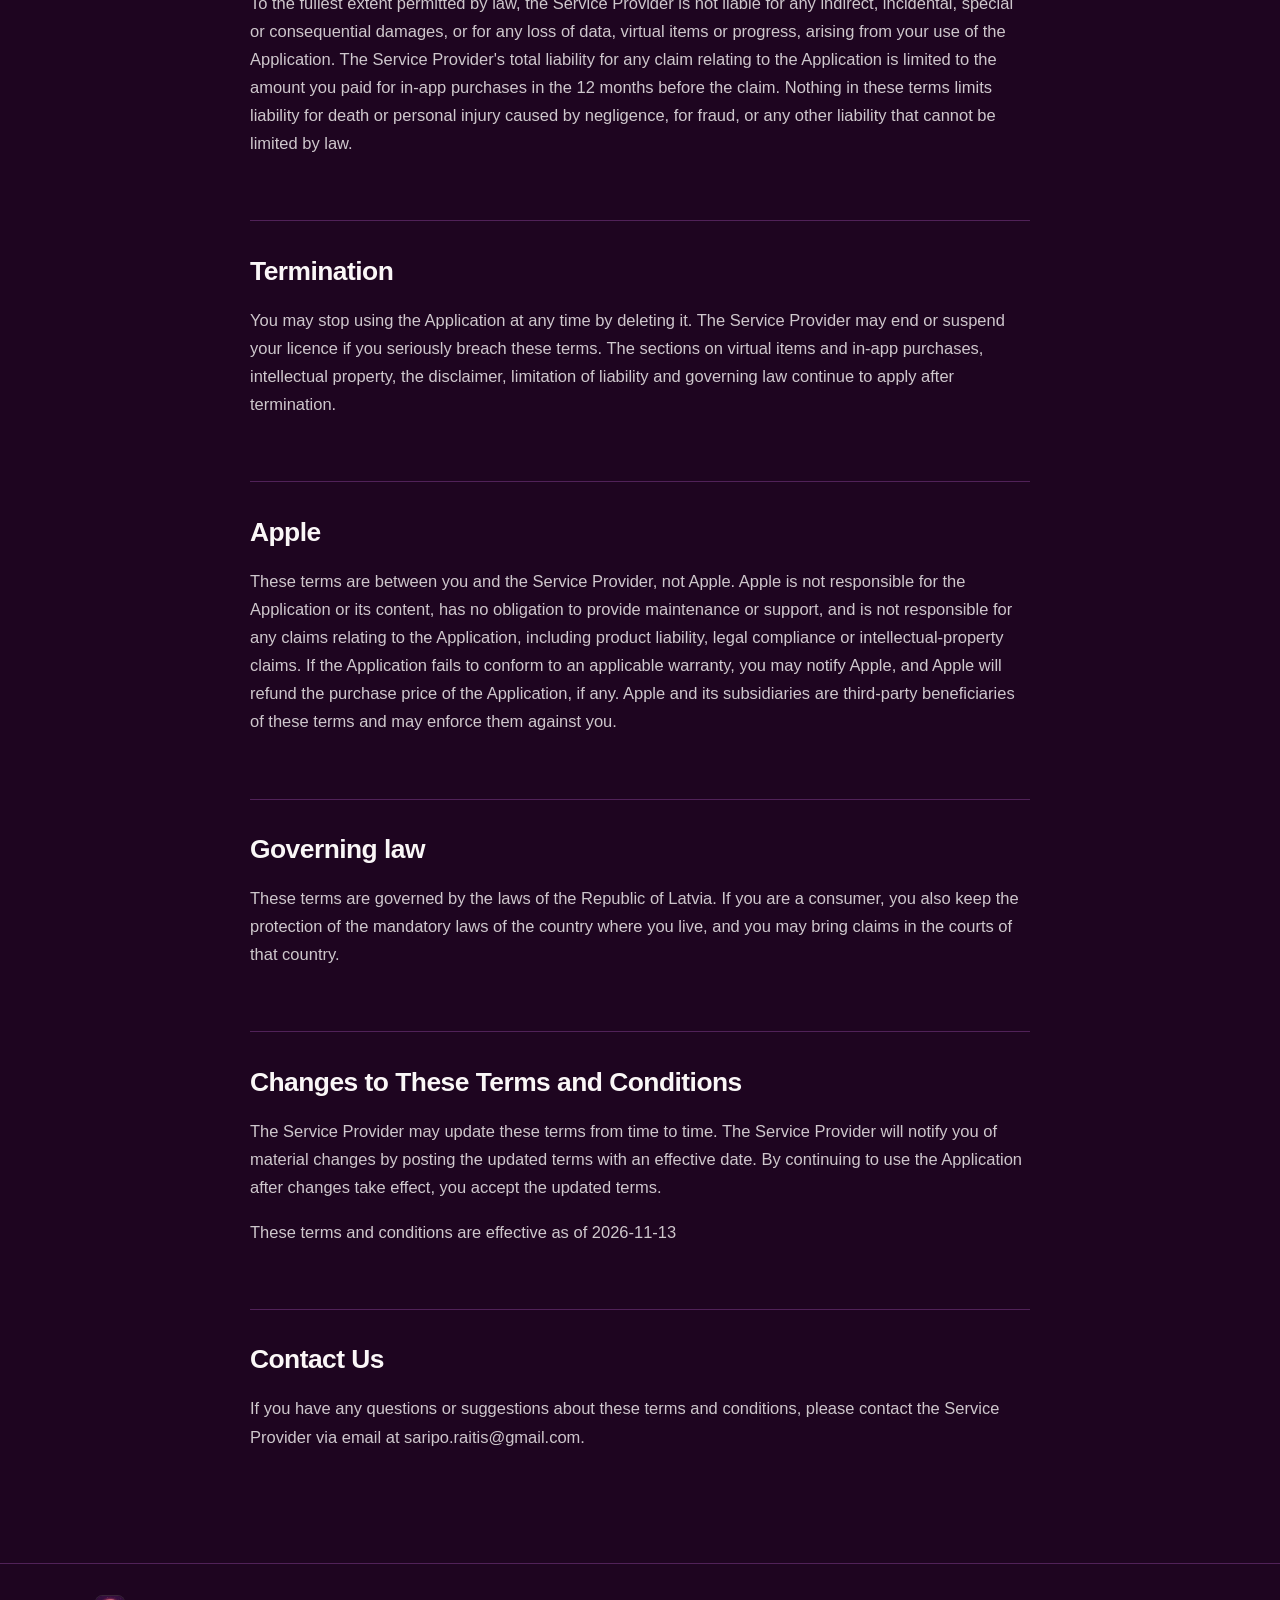
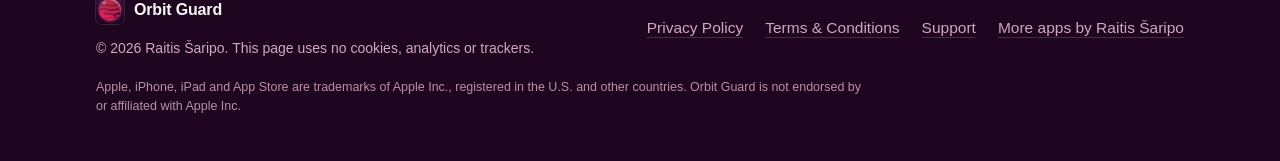
<file: terms-and-conditions.html>
<!doctype html>
<html lang="en">
<head>
    <meta charset="utf-8" />
    <meta name="viewport" content="width=device-width, initial-scale=1, viewport-fit=cover" />
    <title>Terms &amp; Conditions – Orbit Guard</title>
    <meta name="description" content="Terms and Conditions for the Orbit Guard app: licence, in-app purchases, advertising and your rights." />
    <meta name="theme-color" content="#1E0520" />
    <meta name="color-scheme" content="dark" />
    <link rel="canonical" href="https://raichibald.github.io/orbitguard.github.io/terms-and-conditions.html" />
    <link rel="icon" type="image/png" href="favicon.png" />
    <link rel="apple-touch-icon" href="apple-touch-icon.png" />
    <link rel="stylesheet" href="styles.css" />
    <link rel="stylesheet" href="legal.css" />
</head>
<body>
    <a class="skip" href="#main">Skip to content</a>

    <header class="site-header" id="top">
        <div class="wrap bar">
            <a class="brand" href="./" aria-label="Orbit Guard home">
                <img src="assets/icon-192.webp" width="36" height="36" alt="" />
                <span>Orbit Guard</span>
            </a>
            <nav class="nav" aria-label="Primary">
                <a href="./#features">How it plays</a>
                <a href="./#screens">Screens</a>
                <a href="./#faq">Questions</a>
                <a href="./#support">Support</a>
            </nav>
            <a class="btn btn-sm" href="https://apps.apple.com/app/id6449152562">Get the app</a>
        </div>
    </header>

    <main id="main">
        <div class="doc-wrap">
            <a class="doc-back" href="./">
                <svg viewBox="0 0 24 24" width="18" height="18" aria-hidden="true"><path d="M15 6l-6 6 6 6" /></svg>
                Back to Orbit Guard
            </a>
            <article class="doc">
        <h1>Terms &amp; Conditions</h1>
                <details class="toc" data-toc open>
                    <summary>On this page</summary>
                    <ol>
                    <li><a href="#licence">Licence</a></li>
                    <li><a href="#acceptable-use">Acceptable use</a></li>
                    <li><a href="#intellectual-property">Intellectual property</a></li>
                    <li><a href="#credits">Credits</a></li>
                    <li><a href="#virtual-items-and-in-app-purchases">Virtual items and in-app purchases</a></li>
                    <li><a href="#leaderboards-achievements-and-the-daily-storm">Leaderboards, achievements and the Daily Storm</a></li>
                    <li><a href="#advertising">Advertising</a></li>
                    <li><a href="#third-party-services">Third-party services</a></li>
                    <li><a href="#internet-connection-and-charges">Internet connection and charges</a></li>
                    <li><a href="#updates-and-availability">Updates and availability</a></li>
                    <li><a href="#disclaimer">Disclaimer</a></li>
                    <li><a href="#limitation-of-liability">Limitation of liability</a></li>
                    <li><a href="#termination">Termination</a></li>
                    <li><a href="#apple">Apple</a></li>
                    <li><a href="#governing-law">Governing law</a></li>
                    <li><a href="#changes-to-these-terms-and-conditions">Changes to These Terms and Conditions</a></li>
                    <li><a href="#contact-us">Contact Us</a></li>
                    </ol>
                </details>

        <p>
            These terms and conditions apply to the Orbit Guard app for mobile devices, together with any related
            services operated by Raitis Šaripo (collectively, the "Application"). Raitis Šaripo is hereby referred to
            as the "Service Provider". The Application is provided as a free, ad-supported service with optional in-app
            purchases.
        </p>
        <p>
            By downloading or using the Application, you automatically agree to these terms. Please read them carefully
            before using the Application. If you do not agree, please do not use the Application.
        </p>
        <br /><h2 id="licence">Licence</h2>
        <p>
            The Application is licensed to you, not sold, under Apple's
            <a
                href="https://www.apple.com/legal/internet-services/itunes/dev/stdeula/"
                target="_blank"
                rel="noopener noreferrer"
                >Licensed Application End User License Agreement</a
            >
            (the "Apple EULA"). These terms add to the Apple EULA. The Service Provider grants you a personal,
            non-exclusive, non-transferable, revocable licence to use the Application on Apple devices you own or
            control, for non-commercial entertainment.
        </p>
        <br /><h2 id="acceptable-use">Acceptable use</h2>
        <p>You agree not to:</p>
        <ul>
            <li>
                copy, modify, reverse engineer, decompile or create derivative works of the Application, except where
                the law allows this despite this restriction;
            </li>
            <li>
                use cheats, automation, bots, exploits or modified versions of the Application, or manipulate scores,
                times, leaderboards, Stardust, Cores or purchases;
            </li>
            <li>interfere with the Application's advertising, for example by generating fraudulent ad views or clicks;</li>
            <li>use the Application for any unlawful purpose.</li>
        </ul>
        <p>
            The Service Provider may remove a score from a leaderboard, or decline to pay a reward, if it was obtained
            in breach of these terms.
        </p>
        <br /><h2 id="intellectual-property">Intellectual property</h2>
        <p>
            The Application, including its name, logo, icon, design, artwork, code, sounds and text, belongs to the
            Service Provider or its licensors, except for the third-party material listed under Credits below, and is
            protected by intellectual-property laws. These terms do not transfer any ownership to you.
        </p>
        <br /><h2 id="credits">Credits</h2>
        <p>Some material in the Application was made by others and is used under the terms it was published with:</p>
        <ul>
            <li>
                The planet illustrations are by Fatih Yildiz, a free resource on the Figma Community
                (<a href="https://www.figma.com/community/file/1180106079866983503" rel="noopener">figma.com/community/file/1180106079866983503</a>).
                The size and colour of some planets were adjusted to match the theme of the Application.
            </li>
            <li>
                The alien avatar illustrations are by Tatiana Krupina, a free resource on the Figma Community
                (<a href="https://www.figma.com/community/file/1078224444741195390" rel="noopener">figma.com/community/file/1078224444741195390</a>).
            </li>
            <li>
                The icons are by Leonid Tsvetkov, a free resource on the Figma Community
                (<a href="https://www.figma.com/community/file/886554014393250663" rel="noopener">figma.com/community/file/886554014393250663</a>).
                Their sizes and colours were adjusted to match the theme of the Application.
            </li>
            <li>
                The astronaut illustration is by Jayendra Awasthi, from the free &ldquo;Space themed portfolio&rdquo; resource on the Figma Community
                (<a href="https://www.figma.com/community/file/1192903581929005722/Space-themed-portfolio" rel="noopener">figma.com/community/file/1192903581929005722</a>).
                It was cropped to match the theme of the Application.
            </li>
            <li>
                The music is &ldquo;Phantom from Space&rdquo; by Kevin MacLeod
                (<a href="https://incompetech.com" rel="noopener">incompetech.com</a>),
                licensed under Creative Commons: By Attribution
                (<a href="https://creativecommons.org/licenses/by/4.0/" rel="noopener">creativecommons.org/licenses/by/4.0</a>).
            </li>
            <li>The typeface is Alumni Sans, used under the SIL Open Font License, Version 1.1.</li>
        </ul>
        <p>These terms do not change the licences of that material, and its owners keep their rights.</p>
        <br /><h2 id="virtual-items-and-in-app-purchases">Virtual items and in-app purchases</h2>
        <ul>
            <li>
                Stardust, Cores, upgrades, power-ups, cosmetics, streak freezes and similar items are a limited licence
                to use virtual items inside the Application. They have no monetary value, cannot be exchanged for money
                or anything else of value, and cannot be transferred to another person.
            </li>
            <li>
                Stardust is earned by playing. Cores can be earned in the game or bought in Cores packs. Virtual items
                and progress are stored only on your device. They are not backed up by the Service Provider and are lost
                if you delete the Application, change device, or reset your device, except where your own iCloud or
                iTunes backup restores them.
            </li>
            <li>
                Cores packs are consumable and cannot be restored once delivered. Remove Ads and the Starter Pack are
                one-time, non-consumable purchases that can be restored on your devices in the Application's Shop under
                Restore Purchases. The Starter Pack is a one-time offer.
            </li>
            <li>
                The Guardian Pass is a non-renewing subscription that gives access to one season of extra rewards, about
                six weeks, and it does not renew automatically. A later season is a separate purchase.
            </li>
            <li>
                All purchases are processed by Apple under the Apple Media Services Terms and Conditions. Refunds are
                handled by Apple and can be requested at
                <a href="https://reportaproblem.apple.com" target="_blank" rel="noopener noreferrer"
                    >reportaproblem.apple.com</a
                >. Nothing in these terms limits any refund rights you have under applicable consumer law.
            </li>
            <li>
                The Service Provider may adjust the game's economy, such as rewards, prices, upgrade levels and the
                strength of power-ups, to keep the game balanced, but will not remove Stardust or Cores you already hold.
            </li>
        </ul>
        <br /><h2 id="leaderboards-achievements-and-the-daily-storm">Leaderboards, achievements and the Daily Storm</h2>
        <p>
            Leaderboards and achievements are provided through Apple's Game Center and are subject to
            <a
                href="https://www.apple.com/legal/internet-services/itunes/"
                target="_blank"
                rel="noopener noreferrer"
                >Apple's terms</a
            >. They are optional. Rewards for the Daily Storm are given on the next day and depend on the results Game
            Center reports; the Service Provider does not guarantee that a reward can be given if Game Center is
            unavailable.
        </p>
        <br /><h2 id="advertising">Advertising</h2>
        <p>
            The Application is supported by advertising provided by Google AdMob, shown between runs and as optional
            rewarded videos. The Service Provider is not responsible for the content of third-party ads or for the
            products and websites they link to. How ads use data is explained in the
            <a href="privacy-policy.html">Privacy Policy</a>.
        </p>
        <br /><h2 id="third-party-services">Third-party services</h2>
        <p>
            The Application uses third-party services that have their own Terms and Conditions. Below are the links to
            the Terms and Conditions of the third-party service providers used by the Application:
        </p>
        <ul>
            <li>
                <a href="https://developers.google.com/admob/terms" target="_blank" rel="noopener noreferrer">AdMob</a>
            </li>
            <li>
                <a href="https://www.apple.com/legal/internet-services/itunes/" target="_blank" rel="noopener noreferrer"
                    >Apple Media Services</a
                >
                (including Game Center and in-app purchases)
            </li>
        </ul>
        <br /><h2 id="internet-connection-and-charges">Internet connection and charges</h2>
        <p>
            The game can be played without an internet connection, but ads, in-app purchases and Game Center need one.
            If you use the Application on a mobile network, your mobile provider's data charges may apply, and the
            Service Provider is not responsible for them.
        </p>
        <br /><h2 id="updates-and-availability">Updates and availability</h2>
        <p>
            The Service Provider may update, change or discontinue the Application or any feature at any time. Some
            updates may be required to keep using the Application. The Service Provider does not guarantee that the
            Application will always be available, uninterrupted or error-free, or that it will continue to support the
            version of iOS installed on your device.
        </p>
        <br /><h2 id="disclaimer">Disclaimer</h2>
        <p>
            To the fullest extent permitted by law, the Application is provided "as is" and "as available", without
            warranties of any kind, express or implied. Orbit Guard is an entertainment game. This section does not
            affect warranties or rights you have as a consumer that cannot be excluded by law.
        </p>
        <br /><h2 id="limitation-of-liability">Limitation of liability</h2>
        <p>
            To the fullest extent permitted by law, the Service Provider is not liable for any indirect, incidental,
            special or consequential damages, or for any loss of data, virtual items or progress, arising from your use
            of the Application. The Service Provider's total liability for any claim relating to the Application is
            limited to the amount you paid for in-app purchases in the 12 months before the claim. Nothing in these
            terms limits liability for death or personal injury caused by negligence, for fraud, or any other liability
            that cannot be limited by law.
        </p>
        <br /><h2 id="termination">Termination</h2>
        <p>
            You may stop using the Application at any time by deleting it. The Service Provider may end or suspend your
            licence if you seriously breach these terms. The sections on virtual items and in-app purchases,
            intellectual property, the disclaimer, limitation of liability and governing law continue to apply after
            termination.
        </p>
        <br /><h2 id="apple">Apple</h2>
        <p>
            These terms are between you and the Service Provider, not Apple. Apple is not responsible for the
            Application or its content, has no obligation to provide maintenance or support, and is not responsible
            for any claims relating to the Application, including product liability, legal compliance or
            intellectual-property claims. If the Application fails to conform to an applicable warranty, you may notify
            Apple, and Apple will refund the purchase price of the Application, if any. Apple and its subsidiaries are
            third-party beneficiaries of these terms and may enforce them against you.
        </p>
        <br /><h2 id="governing-law">Governing law</h2>
        <p>
            These terms are governed by the laws of the Republic of Latvia. If you are a consumer, you also keep the
            protection of the mandatory laws of the country where you live, and you may bring claims in the courts of
            that country.
        </p>
        <br /><h2 id="changes-to-these-terms-and-conditions">Changes to These Terms and Conditions</h2>
        <p>
            The Service Provider may update these terms from time to time. The Service Provider will notify you of
            material changes by posting the updated terms with an effective date. By continuing to use the Application
            after changes take effect, you accept the updated terms.
        </p>
        <br />
        <p>These terms and conditions are effective as of 2026-11-13</p>
        <br /><h2 id="contact-us">Contact Us</h2>
        <p>
            If you have any questions or suggestions about these terms and conditions, please contact the Service
            Provider via email at saripo.raitis@gmail.com.
        </p>
    
            </article>
        </div>
    </main>

    <footer class="site-footer">
        <div class="wrap foot-grid">
            <div>
                <a class="brand" href="./">
                    <img src="assets/icon-192.webp" width="28" height="28" alt="" />
                    <span>Orbit Guard</span>
                </a>
                <p class="copy">&copy; 2026 Raitis &Scaron;aripo. This page uses no cookies, analytics or trackers.</p>
            </div>
            <nav class="links" aria-label="Legal and support">
                <a href="privacy-policy.html">Privacy Policy</a>
                <a href="terms-and-conditions.html">Terms &amp; Conditions</a>
                <a href="./#support">Support</a>
                <a href="https://raichibald.github.io/">More apps by Raitis &Scaron;aripo</a>
            </nav>
        </div>
        <div class="wrap">
            <p class="legal">
                Apple, iPhone, iPad and App Store are trademarks of Apple Inc., registered in the U.S. and other
                countries. Orbit Guard is not endorsed by or affiliated with Apple Inc.
            </p>
        </div>
    </footer>

    <script src="script.js" defer></script>
</body>
</html>
</file>
<file: styles.css>
/* Orbit Guard landing page. Tokens mirror the app's design system (aubergine sky, crimson storm ring, pink accents). */
:root {
    color-scheme: dark;
    --bg: #1E0520;
    --bg-alt: #26082A;
    --surface: #2D0D33;
    --raised: #3A1342;
    --border: #502258;
    --text: #FAF7F7;
    --muted: #D1A9BE;
    --accent: #FF4D79;
    --accent-text: #FF6E93;
    --btn: #C70F3E;
    --btn-hover: #E0194F;
    --on-btn: #FFFFFF;
    --accent-soft: rgba(255, 77, 121, 0.16);
    --glow-a: rgba(199, 15, 62, 0.34);
    --glow-b: rgba(111, 216, 255, 0.10);
    --shadow: 0 30px 60px -22px rgba(0, 0, 0, 0.85);
    --header-bg: color-mix(in srgb, #1E0520 80%, transparent);
    --font-display: -apple-system, BlinkMacSystemFont, "SF Pro Display", "Segoe UI", Roboto, "Helvetica Neue", Arial, sans-serif;
    --hw: 800;
    --ht: -0.03em;
    --hc: none;
    --h1-size: clamp(36px, 6.4vw, 62px);
    --h1-lh: 1.05;
    --h2-size: clamp(28px, 4.4vw, 42px);
    --h3-size: 21px;
}

*,
*::before,
*::after {
    box-sizing: border-box;
}
html {
    scroll-behavior: smooth;
    scroll-padding-top: 76px;
    -webkit-text-size-adjust: 100%;
    background: var(--bg);
}
body {
    margin: 0;
    background: var(--bg);
    color: var(--text);
    font-family: -apple-system, BlinkMacSystemFont, "SF Pro Text", "SF Pro Display", "Segoe UI", Roboto, "Helvetica Neue", Arial, sans-serif;
    font-size: 17px;
    line-height: 1.55;
    -webkit-font-smoothing: antialiased;
    text-rendering: optimizeLegibility;
}
img,
svg {
    display: block;
    max-width: 100%;
}
a {
    color: inherit;
}
h1,
h2,
h3,
h4,
p,
ul,
ol,
figure {
    margin: 0;
    padding: 0;
}
ul,
ol {
    list-style: none;
}
h1,
h2,
h3 {
    font-family: var(--font-display);
    font-weight: var(--hw);
    letter-spacing: var(--ht);
    text-transform: var(--hc);
}
:focus-visible {
    outline: 2px solid var(--accent-text);
    outline-offset: 3px;
    border-radius: 6px;
}
.skip {
    position: absolute;
    left: 12px;
    top: -60px;
    z-index: 100;
    padding: 10px 16px;
    background: var(--btn);
    color: var(--on-btn);
    font-weight: 600;
    border-radius: 999px;
    text-decoration: none;
}
.skip:focus {
    top: 12px;
}
.wrap {
    width: 100%;
    max-width: 1152px;
    margin-inline: auto;
    padding-inline: clamp(16px, 4vw, 32px);
}
.hl {
    color: var(--accent-text);
}

/* Header */
.site-header {
    position: sticky;
    top: 0;
    z-index: 50;
    background: var(--header-bg);
    -webkit-backdrop-filter: saturate(1.4) blur(18px);
    backdrop-filter: saturate(1.4) blur(18px);
    border-bottom: 1px solid var(--border);
}
.bar {
    display: flex;
    align-items: center;
    justify-content: space-between;
    gap: 20px;
    height: 64px;
}
.brand {
    display: inline-flex;
    align-items: center;
    gap: 10px;
    text-decoration: none;
    font-weight: 700;
    font-size: 18px;
    letter-spacing: -0.01em;
}
.brand img {
    border-radius: 22.37%;
    box-shadow: 0 0 0 1px rgba(128, 128, 128, 0.25);
}
.nav {
    display: none;
    gap: 26px;
    font-size: 15px;
    color: var(--muted);
}
.nav a {
    text-decoration: none;
    transition: color 0.2s;
}
.nav a:hover {
    color: var(--text);
}

/* Buttons */
.btn {
    display: inline-flex;
    align-items: center;
    justify-content: center;
    height: 44px;
    padding: 0 22px;
    border: 0;
    border-radius: 999px;
    background: var(--btn);
    color: var(--on-btn);
    font: 650 16px/1 -apple-system, BlinkMacSystemFont, "SF Pro Text", "Segoe UI", Roboto, Arial, sans-serif;
    text-decoration: none;
    cursor: pointer;
    transition: transform 0.15s, background 0.15s;
}
.btn:hover {
    background: var(--btn-hover);
    transform: translateY(-1px);
}
.btn:active {
    transform: none;
}
.btn-sm {
    height: 38px;
    padding: 0 18px;
    font-size: 15px;
}
.btn-lg {
    height: 54px;
    padding: 0 28px;
    font-size: 17px;
}
.btn-ghost {
    background: var(--surface);
    color: var(--text);
    box-shadow: inset 0 0 0 1px var(--border);
}
.btn-ghost:hover {
    background: var(--raised);
}

/* Hero */
.hero {
    position: relative;
    overflow: hidden;
    padding-block: clamp(36px, 7vw, 88px) clamp(36px, 6vw, 72px);
}
.hero::before {
    content: "";
    position: absolute;
    inset: 0;
    pointer-events: none;
    background: radial-gradient(55% 60% at 82% 38%, var(--glow-a), transparent 72%),
        radial-gradient(45% 50% at 4% 0%, var(--glow-b), transparent 70%);
}
.hero-grid {
    position: relative;
    display: grid;
    gap: clamp(32px, 6vw, 56px);
    align-items: center;
}
.chip {
    display: inline-flex;
    align-items: center;
    gap: 9px;
    padding: 7px 14px 7px 12px;
    border: 1px solid var(--border);
    border-radius: 999px;
    background: var(--surface);
    color: var(--muted);
    font-size: 14px;
    font-weight: 500;
}
.dot {
    width: 8px;
    height: 8px;
    border-radius: 50%;
    background: var(--accent);
}
h1 {
    margin-top: 20px;
    font-size: var(--h1-size);
    line-height: var(--h1-lh);
}
.lead {
    margin-top: 20px;
    max-width: 32em;
    font-size: clamp(17px, 2.2vw, 20px);
    line-height: 1.55;
    color: var(--muted);
}
.cta-row {
    display: flex;
    flex-wrap: wrap;
    gap: 12px;
    margin-top: 30px;
}
.facts {
    display: flex;
    flex-wrap: wrap;
    gap: 8px 18px;
    margin-top: 26px;
    font-size: 14.5px;
    color: var(--muted);
}
.facts li::before {
    content: "";
    display: inline-block;
    width: 6px;
    height: 6px;
    margin: 0 9px 2px 0;
    border-radius: 50%;
    background: var(--accent);
}
.stack {
    display: flex;
    align-items: center;
    justify-content: center;
    width: 100%;
    max-width: 520px;
    margin-inline: auto;
}
.stack img {
    width: 33%;
    height: auto;
    border-radius: clamp(14px, 2.6vw, 24px);
    box-shadow: var(--shadow);
}
.stack img:nth-child(1) {
    margin-right: -3%;
    transform: translateY(6%) rotate(-4deg);
    z-index: 1;
}
.stack img:nth-child(2) {
    width: 42%;
    z-index: 3;
}
.stack img:nth-child(3) {
    margin-left: -3%;
    transform: translateY(6%) rotate(4deg);
    z-index: 2;
}

/* Sections */
.section {
    padding-block: clamp(48px, 8vw, 96px);
}
.section.alt {
    background: var(--bg-alt);
    border-block: 1px solid var(--border);
}
.eyebrow {
    margin-bottom: 12px;
    font-size: 13px;
    font-weight: 700;
    letter-spacing: 0.12em;
    text-transform: uppercase;
    color: var(--accent-text);
}
h2 {
    font-size: var(--h2-size);
    line-height: 1.1;
}
.section-lead {
    margin-top: 14px;
    max-width: 38em;
    font-size: 18px;
    color: var(--muted);
}
.cards {
    display: grid;
    grid-template-columns: 1fr;
    gap: 14px;
    margin-top: clamp(28px, 4vw, 44px);
}
.card {
    padding: 24px;
    border: 1px solid var(--border);
    border-radius: 20px;
    background: var(--surface);
}
.cards.tinted .card {
    border-color: transparent;
}
.cards.tinted .card:nth-child(4n + 1) {
    background: var(--t1);
}
.cards.tinted .card:nth-child(4n + 2) {
    background: var(--t2);
}
.cards.tinted .card:nth-child(4n + 3) {
    background: var(--t3);
}
.cards.tinted .card:nth-child(4n + 4) {
    background: var(--t4);
}
.num {
    display: grid;
    place-items: center;
    width: 34px;
    height: 34px;
    margin-bottom: 16px;
    border-radius: 50%;
    background: var(--accent-soft);
    color: var(--accent-text);
    font-size: 14px;
    font-weight: 750;
    font-variant-numeric: tabular-nums;
}
.cards.tinted .num {
    background: rgba(255, 255, 255, 0.7);
}
h3 {
    font-size: var(--h3-size);
    line-height: 1.2;
}
.card p {
    margin-top: 8px;
    font-size: 16px;
    color: var(--muted);
}
.cards.tinted .card p {
    color: #4d4943;
}

/* Gallery: a full-bleed row that snaps and peeks past the edge, like the Countless page */
.gallery-track {
    display: flex;
    gap: 28px;
    margin-top: clamp(16px, 3vw, 28px);
    padding: 16px max(clamp(16px, 4vw, 32px), calc((100% - 1088px) / 2)) 40px;
    overflow-x: auto;
    scroll-snap-type: x mandatory;
    scroll-padding-inline: max(clamp(16px, 4vw, 32px), calc((100% - 1088px) / 2));
    scrollbar-width: none;
    -webkit-overflow-scrolling: touch;
}
.gallery-track::-webkit-scrollbar {
    display: none;
}
.gallery-track figure {
    flex: none;
    margin: 0;
    scroll-snap-align: start;
}
.gallery-track img {
    width: 250px;
    height: auto;
    aspect-ratio: 1000 / 2173;
    border-radius: 24px;
    box-shadow: var(--shadow);
}
.gallery-track figcaption {
    width: 250px;
    margin-top: 20px;
    font-size: 15px;
    line-height: 1.4;
    color: var(--muted);
}
.gallery-track figcaption strong {
    display: block;
    margin-bottom: 2px;
    font-size: 17px;
    color: var(--text);
}
.gallery-ctrl {
    display: none;
    justify-content: flex-end;
    gap: 10px;
}
.arrow {
    display: grid;
    place-items: center;
    width: 46px;
    height: 46px;
    padding: 0;
    border: 1px solid var(--border);
    border-radius: 50%;
    background: var(--surface);
    color: var(--text);
    cursor: pointer;
    transition: background 0.2s, border-color 0.2s;
}
.arrow:hover {
    background: var(--raised);
    border-color: var(--accent);
}
.arrow svg {
    width: 22px;
    height: 22px;
    fill: none;
    stroke: currentColor;
    stroke-width: 2;
    stroke-linecap: round;
    stroke-linejoin: round;
}

/* Plans */
.plans {
    display: grid;
    grid-template-columns: 1fr;
    gap: 16px;
    margin-top: clamp(28px, 4vw, 44px);
}
.plan {
    padding: 26px;
    border: 1px solid var(--border);
    border-radius: 22px;
    background: var(--surface);
}
.plan.featured {
    border-color: var(--accent);
    background: var(--raised);
}
.plan h3 {
    font-size: calc(var(--h3-size) * 1.05);
}
.plan .sub {
    margin-top: 6px;
    font-size: 15.5px;
    color: var(--muted);
}
.ticks {
    display: grid;
    gap: 12px;
    margin-top: 18px;
}
.ticks.cols {
    gap: 12px 40px;
}
.ticks li {
    position: relative;
    padding-left: 28px;
    font-size: 16px;
}
.ticks li::before {
    content: "";
    position: absolute;
    left: 2px;
    top: 0.5em;
    width: 12px;
    height: 7px;
    border-left: 2.5px solid var(--accent-text);
    border-bottom: 2.5px solid var(--accent-text);
    transform: rotate(-45deg);
}
.fine {
    margin-top: 20px;
    max-width: 52em;
    font-size: 14px;
    line-height: 1.55;
    color: var(--muted);
}

/* FAQ */
.faq {
    max-width: 780px;
    margin-top: clamp(24px, 4vw, 40px);
    border-top: 1px solid var(--border);
}
.faq details {
    border-bottom: 1px solid var(--border);
}
.faq summary {
    position: relative;
    padding: 20px 40px 20px 0;
    font-size: 18px;
    font-weight: 650;
    line-height: 1.35;
    cursor: pointer;
    list-style: none;
}
.faq summary::-webkit-details-marker {
    display: none;
}
.faq summary::after {
    content: "";
    position: absolute;
    right: 6px;
    top: 50%;
    width: 9px;
    height: 9px;
    margin-top: -7px;
    border-right: 2.5px solid var(--muted);
    border-bottom: 2.5px solid var(--muted);
    transform: rotate(45deg);
    transition: transform 0.2s;
}
.faq details[open] summary::after {
    transform: rotate(-135deg);
    margin-top: -2px;
}
.faq p {
    padding: 0 40px 22px 0;
    color: var(--muted);
}

/* Support and final call */
.wrap.narrow {
    max-width: calc(780px + 2 * clamp(16px, 4vw, 32px));
}
.center {
    text-align: center;
}
.center .section-lead {
    margin-inline: auto;
}
.support-cta {
    margin-top: 32px;
}
.support-box {
    display: grid;
    gap: 22px;
    padding: clamp(24px, 4vw, 40px);
    border: 1px solid var(--border);
    border-radius: 24px;
    background: var(--surface);
}
.mail {
    font-weight: 650;
    color: var(--text);
    text-decoration: underline;
    text-decoration-color: var(--accent);
    text-underline-offset: 4px;
    overflow-wrap: anywhere;
}
.links {
    display: flex;
    flex-wrap: wrap;
    gap: 8px 22px;
    font-size: 15.5px;
}
.links a {
    color: var(--muted);
    text-decoration: underline;
    text-decoration-color: var(--border);
    text-underline-offset: 4px;
}
.links a:hover {
    color: var(--text);
    text-decoration-color: var(--accent);
}
.final {
    padding-block: clamp(56px, 9vw, 104px);
    text-align: center;
}
.final p {
    margin: 14px auto 0;
    max-width: 30em;
    color: var(--muted);
}
.final .btn {
    margin-top: 28px;
}

/* Footer */
.site-footer {
    padding-block: 32px 44px;
    border-top: 1px solid var(--border);
}
.foot-grid {
    display: flex;
    flex-wrap: wrap;
    align-items: center;
    justify-content: space-between;
    gap: 14px 24px;
}
.foot-grid .brand {
    font-size: 16px;
}
.foot-grid .brand img {
    border-radius: 22.37%;
}
.copy {
    margin-top: 6px;
    font-size: 14px;
    color: var(--muted);
}
.legal {
    margin-top: 18px;
    max-width: 62em;
    font-size: 12.5px;
    line-height: 1.55;
    color: var(--muted);
    opacity: 0.85;
}

@media (min-width: 640px) {
    .gallery-ctrl {
        display: flex;
    }
    .cards {
        grid-template-columns: repeat(2, 1fr);
    }
    .ticks.cols {
        grid-template-columns: repeat(2, 1fr);
    }
    .plans.two {
        grid-template-columns: repeat(2, 1fr);
    }
    .support-box {
        grid-template-columns: 1.1fr 1fr;
        align-items: center;
        gap: 40px;
    }
}
@media (min-width: 820px) {
    .nav {
        display: flex;
    }
}
@media (min-width: 900px) {
    .hero-grid {
        grid-template-columns: 1.05fr 0.95fr;
    }
    .stack {
        margin-inline: 0 0;
        justify-self: end;
    }
}
@media (min-width: 960px) {
    .cards {
        grid-template-columns: repeat(3, 1fr);
    }
}
@media (hover: none) {
    .gallery-ctrl {
        display: none;
    }
}
@media (max-width: 639px) {
    .btn-lg {
        flex: 1 1 100%;
    }
}
@media (prefers-reduced-motion: reduce) {
    html {
        scroll-behavior: auto;
    }
    .btn,
    .nav a,
    .arrow,
    .faq summary::after {
        transition: none;
    }
    .btn:hover {
        transform: none;
    }
}
</file>
<file: legal.css>
/* Privacy policy and terms: same tokens and chrome as the landing page (styles.css). Modelled on the Countless pages. */
:root {
    --doc-gutter: clamp(16px, 4vw, 32px);
}
.doc-wrap {
    width: 100%;
    max-width: calc(780px + var(--doc-gutter) * 2);
    margin-inline: auto;
    padding: clamp(32px, 6vw, 72px) var(--doc-gutter) clamp(48px, 8vw, 96px);
}

.doc-back {
    display: inline-flex;
    align-items: center;
    gap: 6px;
    margin-bottom: 28px;
    color: var(--muted);
    font-size: 15px;
    text-decoration: none;
    transition: color 0.2s;
}
.doc-back:hover {
    color: var(--text);
}
.doc-back svg {
    fill: none;
    stroke: currentColor;
    stroke-width: 2;
    stroke-linecap: round;
    stroke-linejoin: round;
}

.doc h1 {
    margin: 0 0 28px;
    font-size: clamp(2.3rem, 6.5vw, 3.6rem);
    line-height: 1.04;
    font-weight: var(--hw);
    letter-spacing: var(--ht);
}

.doc h2 {
    margin: 2.4em 0 0.7em;
    padding-top: 1.3em;
    border-top: 1px solid var(--border);
    font-size: clamp(1.3rem, 3.2vw, 1.65rem);
    line-height: 1.2;
    font-weight: 720;
    letter-spacing: -0.02em;
}

.doc p,
.doc li {
    color: color-mix(in srgb, var(--text) 80%, var(--bg));
    font-size: 16.5px;
    line-height: 1.7;
}
.doc p {
    margin: 0 0 1em;
}
.doc ul {
    margin: 0 0 1.2em;
    padding-left: 1.35em;
    list-style: disc;
}
.doc li {
    margin-bottom: 0.5em;
    padding-left: 0.25em;
}
.doc li::marker {
    color: var(--accent-text);
}
.doc a {
    color: var(--accent-text);
    text-decoration-color: color-mix(in srgb, var(--accent-text) 45%, transparent);
    text-underline-offset: 3px;
    transition: text-decoration-color 0.2s;
}
.doc a:hover {
    text-decoration-color: var(--accent-text);
}
.doc > br {
    display: none;
}

/* On this page */
.toc {
    margin: 0 0 32px;
    padding: 22px 24px;
    border-radius: 18px;
    background: var(--surface);
    border: 1px solid var(--border);
}
.toc summary {
    position: relative;
    margin: 0;
    padding-right: 28px;
    color: var(--accent-text);
    font-size: 12px;
    font-weight: 700;
    letter-spacing: 0.14em;
    text-transform: uppercase;
    list-style: none;
    cursor: pointer;
}
.toc summary::-webkit-details-marker {
    display: none;
}
.toc summary::after {
    content: "";
    position: absolute;
    right: 4px;
    top: 50%;
    width: 8px;
    height: 8px;
    margin-top: -6px;
    border-right: 2px solid var(--accent-text);
    border-bottom: 2px solid var(--accent-text);
    transform: rotate(45deg);
    transition: transform 0.25s;
}
.toc[open] summary {
    margin-bottom: 14px;
}
.toc[open] summary::after {
    margin-top: -1px;
    transform: rotate(-135deg);
}
.toc ol {
    margin: 0;
    padding-left: 1.4em;
    columns: 2 260px;
    column-gap: 36px;
    list-style: decimal;
}
.toc li {
    margin: 0 0 6px;
    padding-left: 0.2em;
    break-inside: avoid;
    font-size: 15px;
    line-height: 1.45;
}
.toc li::marker {
    color: var(--muted);
    font-size: 13px;
}
.toc a {
    color: var(--text);
    text-decoration: none;
}
.toc a:hover {
    color: var(--accent-text);
}
.doc .toc + p,
.doc .toc ~ h2:first-of-type {
    margin-top: 2em;
}

@media (max-width: 420px) {
    .toc {
        padding: 18px;
    }
}
</file>
